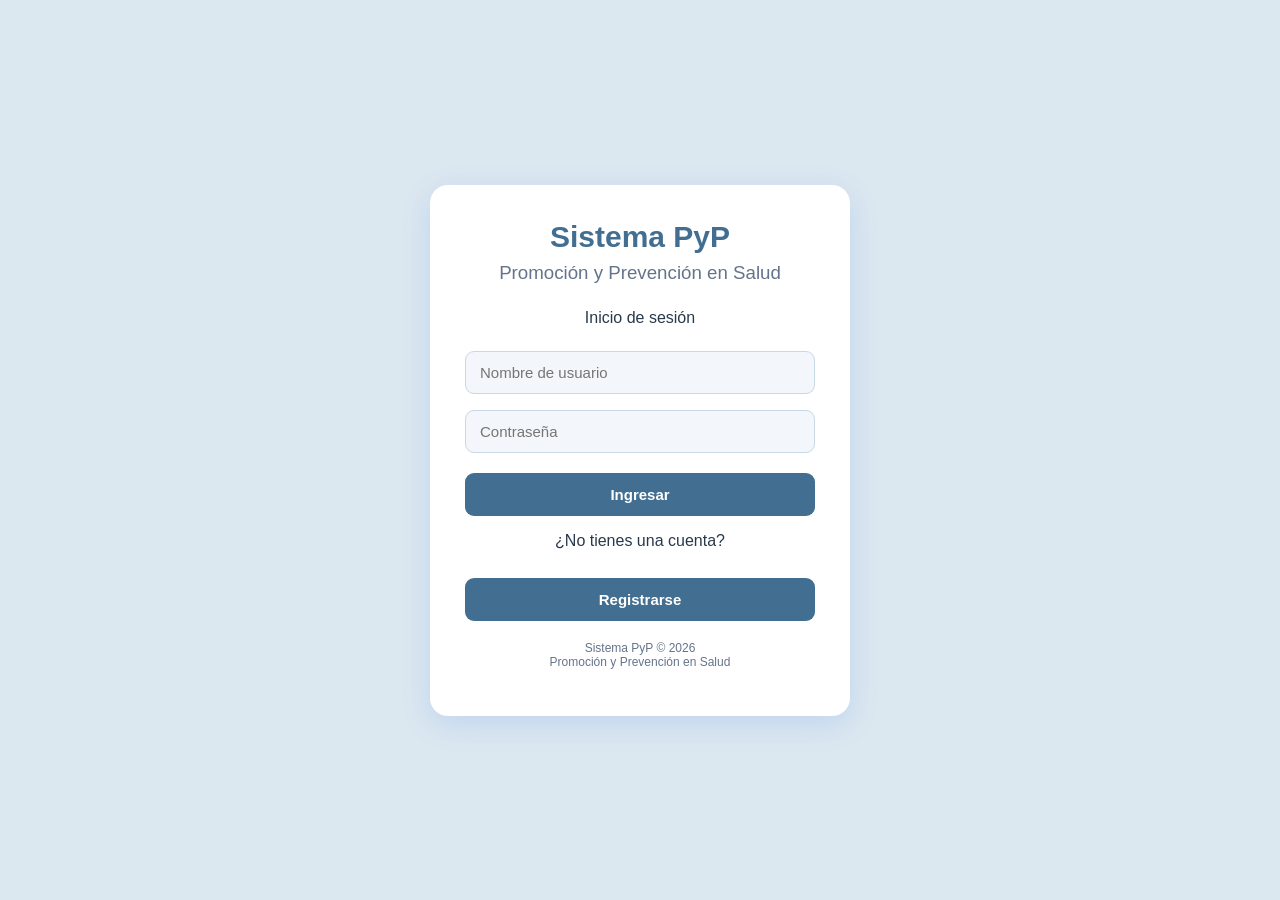
<file: index.html>
<!DOCTYPE html>
<html lang="es">

<head>

    <meta charset="UTF-8">

    <title>Sistema PyP </title>

    <link rel="stylesheet" href="style.css">

</head>

<body>

    <div class="contenedor">

        <div class="login">

            <h1>Sistema PyP</h1>

            <h3 class="subtitulo"> Promoción y Prevención en Salud</h3>

            <p>Inicio de sesión</p>

            <input type="text" id="usuario" placeholder="Nombre de usuario">

            <input type="password" id="contrasena" placeholder="Contraseña">

            <button onclick="ingresar()">Ingresar</button>

            <p>¿No tienes una cuenta?</p>

            <button onclick="window.location.href='formulario.html'">
                Registrarse
            </button>

            <p class="pie">
                Sistema PyP © 2026 <br>
                Promoción y Prevención en Salud
            </p>

        </div>

    </div>

    <script src="script.js"></script>

</body>

</html>
</file>
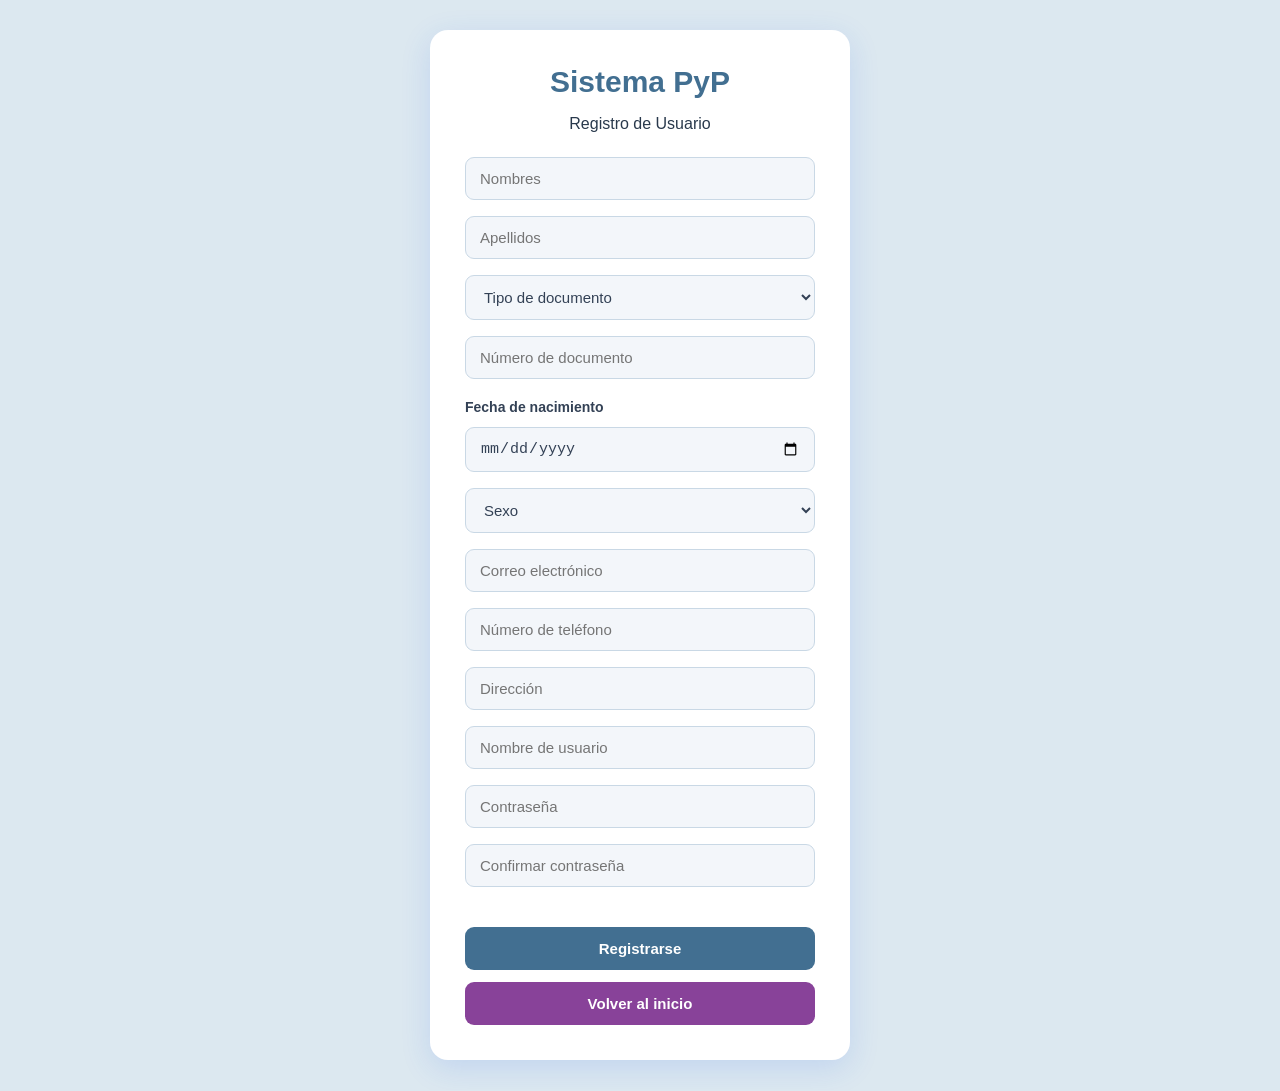
<file: formulario.html>
<!DOCTYPE html>
<html lang="es">

<head>
    <meta charset="UTF-8">
    <title>Registro - Sistema PyP</title>

    <link rel="stylesheet" href="style.css">
</head>

<body>

    <div class="contenedor">

        <div class="login">

            <h1>Sistema PyP</h1>
            <p>Registro de Usuario</p>

            <input type="text" id="nombre" placeholder="Nombres">

            <input type="text" id="apellido" placeholder="Apellidos">

            <select id="tipoDocumento">
                <option value="">Tipo de documento</option>
                <option>Cédula de ciudadanía</option>
                <option>Tarjeta de identidad</option>
                <option>Cédula de extranjería</option>
                <option>Pasaporte</option>
            </select>

            <input type="number" id="documento" placeholder="Número de documento">

            <label>Fecha de nacimiento</label>

            <input type="date" id="fechaNacimiento">

            <select id="sexo">
                <option value="">Sexo</option>
                <option>Femenino</option>
                <option>Masculino</option>
                <option>Otro</option>
            </select>

            <input type="email" id="correo" placeholder="Correo electrónico">

            <input type="tel" id="telefono" placeholder="Número de teléfono">

            <input type="text" id="direccion" placeholder="Dirección">

            <input type="text" id="usuarioNuevo" placeholder="Nombre de usuario">

            <input type="password" id="passwordNueva" placeholder="Contraseña">

            <input type="password" id="confirmarPassword" placeholder="Confirmar contraseña">

            <div class="botones">

    <button onclick="registrar()">
        Registrarse
    </button>

    <button class="volver"
        onclick="window.location.href='index.html'">
        Volver al inicio
    </button>

</div>


   
    <script src="script.js"></script>

</body>

</html>
</file>
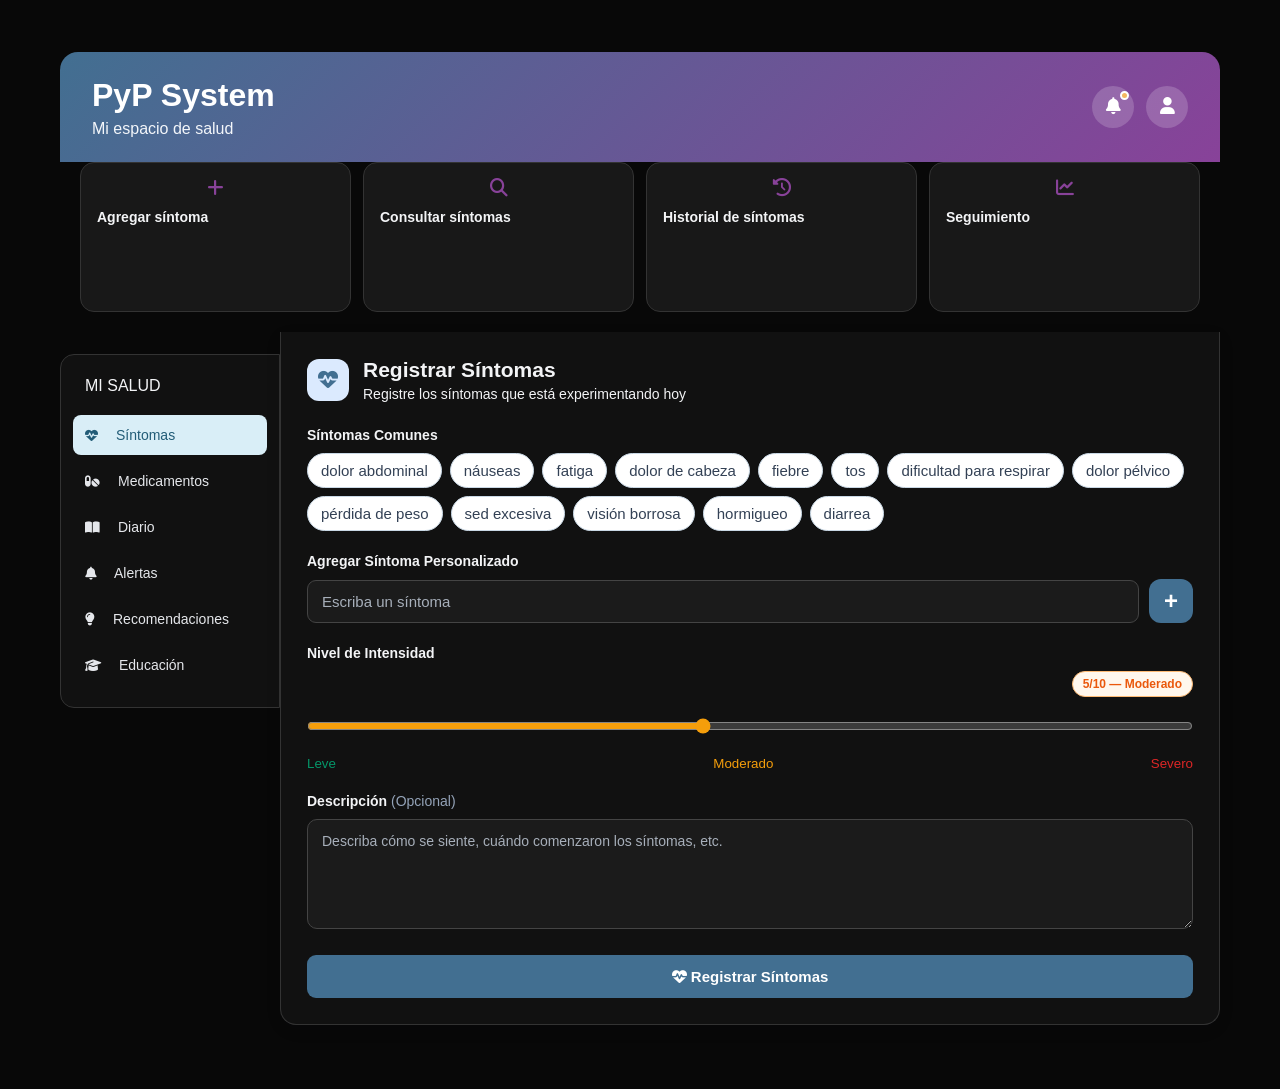
<file: panelPaciente.html>
<!DOCTYPE html>

<html lang="es">



<head>



    <meta charset="UTF-8">

    <meta name="viewport" content="width=device-width, initial-scale=1.0">



    <title>Sistema PyP - Panel del Paciente</title>



    <link rel="stylesheet" href="style.css">



    <link

        rel="stylesheet"

        href="https://cdnjs.cloudflare.com/ajax/libs/font-awesome/6.5.2/css/all.min.css"

    >



</head>





<body>



    <div class="panel">





        <!-- =========================

             ENCABEZADO

             ========================= -->



        <header class="encabezado-paciente">



    <div class="bienvenida-paciente">

        <h1>PyP System</h1>

        <p>Mi espacio de salud</p>

    </div>



    <div class="acciones-usuario">

        <div class="desplegable-usuario">

            <button type="button" class="boton-icono"

                    onclick="alternarDesplegable('panel-notificaciones')"

                    aria-label="Notificaciones">

                <i class="fa-solid fa-bell"></i>

                <span class="punto-notificacion"></span>

            </button>



            <div id="panel-notificaciones" class="menu-desplegable oculto">

                <h3>Notificaciones</h3>



                <div class="notificacion">

                    <strong>Solicitud de acceso</strong>

                    <p>Un profesional de salud solicita consultar tus registros.</p>

                    <button type="button"

                            onclick="mostrarSolicitud()">

                        Revisar solicitud

                    </button>

                </div>



                <a href="#alertas"

                   onclick="alternarDesplegable('panel-notificaciones')">

                    Ver todas las alertas

                </a>

            </div>

        </div>



        <div class="desplegable-usuario">

            <button type="button" class="boton-icono boton-perfil"

                    onclick="alternarDesplegable('panel-perfil')"

                    aria-label="Abrir perfil">

                <i class="fa-solid fa-user"></i>

            </button>



            <div id="panel-perfil" class="menu-desplegable oculto">

                <h3>Mi cuenta</h3>

                <button type="button" onclick="mostrarSolicitud()">Privacidad y permisos</button>

                <button type="button">Configuración</button>

                <button type="button"

                        onclick="window.location.href='index.html'">

                    Cerrar sesión

                </button>

            </div>

        </div>

    </div>

</header>



<div id="solicitud-acceso" class="modal-solicitud oculto">

    <div class="contenido-solicitud">

        <button type="button" class="cerrar-modal"

                onclick="cerrarSolicitud()" aria-label="Cerrar">×</button>



        <h2>Solicitud de acceso</h2>

        <p><strong>Dra. Laura Martínez</strong></p>

        <p>Medicina general · Profesional de ejemplo</p>

        <p>Solicita consultar tus síntomas, medicamentos y diario de salud para realizar seguimiento preventivo.</p>



        <div class="acciones-solicitud">

            <button type="button" onclick="resolverSolicitud('autorizada')">

                Autorizar acceso

            </button>

            <button type="button" class="boton-rechazar"

                    onclick="resolverSolicitud('rechazada')">

                Rechazar

            </button>

        </div>

        <p id="resultado-solicitud" role="status"></p>

    </div>

</div>







        <!-- =========================

             RESUMEN

             ========================= -->







<section class="resumen">



    <div class="tarjeta-resumen">

        <span class="icono"><i class="fa-solid fa-heart-pulse"></i></span>

        <h3>Síntomas</h3>

        <div class="opciones-resumen"></div>

    </div>



    <div class="tarjeta-resumen">

        <span class="icono"><i class="fa-solid fa-pills"></i></span>

        <h3>Medicamentos</h3>

        <div class="opciones-resumen"></div>

    </div>



    <div class="tarjeta-resumen">

        <span class="icono"><i class="fa-solid fa-book-open"></i></span>

        <h3>Diario</h3>

        <div class="opciones-resumen"></div>

    </div>



    <div class="tarjeta-resumen">

        <span class="icono"><i class="fa-solid fa-triangle-exclamation"></i></span>

        <h3>Alertas</h3>

        <div class="opciones-resumen"></div>

    </div>



</section>





        <!-- =========================

             NAVEGACIÓN

             ========================= -->







<nav class="navegacion">



    <div class="titulo-navegacion">MI SALUD</div>



    <!-- SÍNTOMAS -->

    <a href="#" class="activo"

       onclick="mostrarModulo('sintomas', this); return false;">

        <i class="fa-solid fa-heart-pulse"></i>

        <span>Síntomas</span>

    </a>



    <!-- MEDICAMENTOS -->

    <a href="#"

       onclick="mostrarModulo('medicamentos', this); return false;">

        <i class="fa-solid fa-pills"></i>

        <span>Medicamentos</span>

    </a>



    <!-- DIARIO -->

    <a href="#"

       onclick="mostrarModulo('diario', this); return false;">

        <i class="fa-solid fa-book-open"></i>

        <span>Diario</span>

    </a>



    <!-- ALERTAS -->

    <a href="#"

       onclick="mostrarModulo('alertas', this); return false;">

        <i class="fa-solid fa-bell"></i>

        <span>Alertas</span>

    </a>



    <!-- RECOMENDACIONES -->

    <a href="#"

       onclick="mostrarModulo('recomendaciones', this); return false;">

        <i class="fa-solid fa-lightbulb"></i>

        <span>Recomendaciones</span>

    </a>



    <!-- EDUCACIÓN -->

    <a href="#"

       onclick="mostrarModulo('educacion', this); return false;">

        <i class="fa-solid fa-graduation-cap"></i>

        <span>Educación</span>

    </a>



</nav>









        <!-- =========================

             CONTENIDO

             ========================= -->



        <main class="contenido-panel">





            <!-- =========================

                 SÍNTOMAS

                 ========================= -->



            <section id="sintomas">



                <div class="titulo-seccion">



                    <div class="icono-seccion">



                        <i class="fa-solid fa-heart-pulse"></i>



                    </div>





                    <div>



                        <h2>

                            Registrar Síntomas

                        </h2>



                        <p>

                            Registre los síntomas que está experimentando hoy

                        </p>



                    </div>



                </div>







                <h3>

                    Síntomas Comunes

                </h3>





                <div class="sintomas">



                    <button type="button">

                        dolor abdominal

                    </button>



                    <button type="button">

                        náuseas

                    </button>



                    <button type="button">

                        fatiga

                    </button>



                    <button type="button">

                        dolor de cabeza

                    </button>



                    <button type="button">

                        fiebre

                    </button>



                    <button type="button">

                        tos

                    </button>



                    <button type="button">

                        dificultad para respirar

                    </button>



                    <button type="button">

                        dolor pélvico

                    </button>



                    <button type="button">

                        pérdida de peso

                    </button>



                    <button type="button">

                        sed excesiva

                    </button>



                    <button type="button">

                        visión borrosa

                    </button>



                    <button type="button">

                        hormigueo

                    </button>



                    <button type="button">

                        diarrea

                    </button>



                </div>







                <h3>

                    Agregar Síntoma Personalizado

                </h3>





                <div class="campo-sintoma">



                    <input

                        type="text"

                        placeholder="Escriba un síntoma"

                    >



                    <button

                        type="button"

                        class="boton-agregar"

                    >

                        +

                    </button>



                </div>







                <h3>

                    Nivel de Intensidad

                </h3>





                <div class="intensidad">



                    <span>

                        5/10 — Moderado

                    </span>





                    <input

                        type="range"

                        min="1"

                        max="10"

                        value="5"

                    >





                    <div class="niveles">



                        <small>

                            Leve

                        </small>



                        <small>

                            Moderado

                        </small>



                        <small>

                            Severo

                        </small>



                    </div>



                </div>







                <h3>

                    Descripción

                    <span>(Opcional)</span>

                </h3>





                <textarea

                    placeholder="Describa cómo se siente, cuándo comenzaron los síntomas, etc."

                ></textarea>







                <button

                    class="boton-principal"

                    type="button"

                >



                    <i class="fa-solid fa-heart-pulse"></i>



                    Registrar Síntomas



                </button>



            </section>







            <!-- =========================

                 MEDICAMENTOS

                 ========================= -->



            <section

                id="medicamentos"

                class="modulo-paciente"

            >



                <div class="titulo-seccion">



                    <div class="icono-seccion icono-medicamentos">



                        <i class="fa-solid fa-pills"></i>



                    </div>





                    <div>



                        <h2>

                            Gestión de Medicamentos

                        </h2>



                        <p>

                            Registre y haga seguimiento a sus medicamentos.

                        </p>



                    </div>



                </div>







                <div class="formulario-medicamento">



                    <div>



                        <label>

                            Medicamento

                        </label>



                        <input

                            type="text"

                            placeholder="Ej. Acetaminofén"

                        >



                    </div>





                    <div>



                        <label>

                            Dosis

                        </label>



                        <input

                            type="text"

                            placeholder="Ej. 500 mg"

                        >



                    </div>





                    <div>



                        <label>

                            Frecuencia

                        </label>



                        <input

                            type="text"

                            placeholder="Ej. Cada 8 horas"

                        >



                    </div>





                    <div>



                        <label>

                            Hora

                        </label>



                        <input type="time">



                    </div>



                </div>







                <button

                    type="button"

                    class="boton-principal"

                >



                    <i class="fa-solid fa-plus"></i>



                    Agregar medicamento



                </button>







                <h3>

                    Medicamentos registrados

                </h3>





                <div class="tarjeta-medicamento">



                    <div class="medicamento-icono">



                        <i class="fa-solid fa-pills"></i>



                    </div>





                    <div>



                        <strong>

                            Acetaminofén

                        </strong>



                        <p>

                            500 mg · Cada 8 horas · 8:00 a. m.

                        </p>



                        <small>

                            Próxima toma: 8:00 p. m.

                        </small>



                    </div>



                </div>



            </section>







            <!-- =========================

                 DIARIO

                 ========================= -->



            <section

                id="diario"

                class="modulo-paciente"

            >



                <div class="titulo-seccion">



                    <div class="icono-seccion icono-diario">



                        <i class="fa-solid fa-book-open"></i>



                    </div>





                    <div>



                        <h2>

                            Diario de Salud

                        </h2>



                        <p>

                            Registre cómo se siente y haga seguimiento a su bienestar.

                        </p>



                    </div>



                </div>







                <label>

                    ¿Cómo se siente hoy?

                </label>





                <textarea

                    placeholder="Escriba cómo se siente, cambios en su estado de ánimo, síntomas u otra información importante..."

                ></textarea>







                <button

                    type="button"

                    class="boton-principal"

                >



                    <i class="fa-solid fa-floppy-disk"></i>



                    Guardar entrada



                </button>







                <h3>

                    Última entrada

                </h3>





                <div class="entrada-diario">



                    <strong>

                        Hoy

                    </strong>



                    <p>

                        Me siento mejor que ayer. Presenté un poco de cansancio durante la mañana.

                    </p>



                </div>



            </section>







            <!-- =========================

                 ALERTAS

                 ========================= -->



            <section

                id="alertas"

                class="modulo-paciente"

            >



                <div class="titulo-seccion">



                    <div class="icono-seccion icono-alertas">



                        <i class="fa-solid fa-bell"></i>



                    </div>





                    <div>



                        <h2>

                            Alertas

                        </h2>



                        <p>

                            Revise sus recordatorios y alertas de seguimiento.

                        </p>



                    </div>



                </div>







                <div class="tarjeta-alerta">



                    <div class="alerta-icono">



                        <i class="fa-solid fa-pills"></i>



                    </div>





                    <div>



                        <strong>

                            Recordatorio de medicamento

                        </strong>



                        <p>

                            Recuerde tomar Acetaminofén 500 mg.

                        </p>



                        <small>

                            Próxima toma: 8:00 p. m.

                        </small>



                    </div>



                </div>







                <div class="tarjeta-alerta alerta-seguimiento">



                    <div class="alerta-icono">



                        <i class="fa-solid fa-heart-pulse"></i>



                    </div>





                    <div>



                        <strong>

                            Seguimiento de síntomas

                        </strong>



                        <p>

                            Se recomienda continuar registrando los síntomas para observar su evolución.

                        </p>



                    </div>



                </div>



            </section>







            <!-- =========================

                 RECOMENDACIONES

                 ========================= -->



            <section

                id="recomendaciones"

                class="modulo-paciente"

            >



                <div class="titulo-seccion">



                    <div class="icono-seccion icono-recomendaciones">



                        <i class="fa-solid fa-lightbulb"></i>



                    </div>





                    <div>



                        <h2>

                            Recomendaciones

                        </h2>



                        <p>

                            Recomendaciones generales de promoción y prevención.

                        </p>



                    </div>



                </div>







                <div class="lista-recomendaciones">





                    <div class="tarjeta-recomendacion">



                        <i class="fa-solid fa-glass-water"></i>



                        <div>



                            <strong>

                                Mantenga una buena hidratación

                            </strong>



                            <p>

                                Consuma agua durante el día y mantenga hábitos adecuados de hidratación.

                            </p>



                        </div>



                    </div>







                    <div class="tarjeta-recomendacion">



                        <i class="fa-solid fa-apple-whole"></i>



                        <div>



                            <strong>

                                Alimentación equilibrada

                            </strong>



                            <p>

                                Procure mantener una alimentación variada y equilibrada.

                            </p>



                        </div>



                    </div>







                    <div class="tarjeta-recomendacion">



                        <i class="fa-solid fa-person-walking"></i>



                        <div>



                            <strong>

                                Actividad física

                            </strong>



                            <p>

                                Realice actividad física de acuerdo con sus condiciones y posibilidades.

                            </p>



                        </div>



                    </div>







                    <div class="tarjeta-recomendacion">



                        <i class="fa-solid fa-user-doctor"></i>



                        <div>



                            <strong>

                                Consulta profesional

                            </strong>



                            <p>

                                Ante síntomas persistentes o preocupantes, consulte a un profesional de salud.

                            </p>



                        </div>



                    </div>





                </div>







                <div class="nota-preventiva">



                    <i class="fa-solid fa-circle-info"></i>



                    Las recomendaciones son de carácter preventivo y educativo

                    y no sustituyen la valoración de un profesional de salud.



                </div>



            </section>







            <!-- =========================

                 EDUCACIÓN

                 ========================= -->



            <section

                id="educacion"

                class="modulo-paciente"

            >



                <div class="titulo-seccion">



                    <div class="icono-seccion icono-educacion">



                        <i class="fa-solid fa-graduation-cap"></i>



                    </div>





                    <div>



                        <h2>

                            Material Educativo

                        </h2>



                        <p>

                            Información para fortalecer sus hábitos de prevención.

                        </p>



                    </div>



                </div>







                <div class="material-grid">





                    <div class="tarjeta-educativa">



                        <i class="fa-solid fa-apple-whole"></i>



                        <h3>

                            Alimentación saludable

                        </h3>



                        <p>

                            Recomendaciones para mantener hábitos de alimentación saludables.

                        </p>



                        <button type="button">

                            Ver información

                        </button>



                    </div>







                    <div class="tarjeta-educativa">



                        <i class="fa-solid fa-person-running"></i>



                        <h3>

                            Actividad física

                        </h3>



                        <p>

                            Importancia de mantener actividad física de manera regular.

                        </p>



                        <button type="button">

                            Ver información

                        </button>



                    </div>







                    <div class="tarjeta-educativa">



                        <i class="fa-solid fa-shield-heart"></i>



                        <h3>

                            Prevención de enfermedades

                        </h3>



                        <p>

                            Información general sobre hábitos de prevención y cuidado de la salud.

                        </p>



                        <button type="button">

                            Ver información

                        </button>



                    </div>







                    <div class="tarjeta-educativa">



                        <i class="fa-solid fa-capsules"></i>



                        <h3>

                            Uso responsable de medicamentos

                        </h3>



                        <p>

                            Recomendaciones generales para el uso adecuado y responsable de medicamentos.

                        </p>



                        <button type="button">

                            Ver información

                        </button>



                    </div>





                </div>



            </section>





        </main>

    <!-- =========================

         JAVASCRIPT

         CAMBIO DE MÓDULOS

         ========================= -->



    <script>
function mostrarModulo(id, enlace) {
    const modulos = document.querySelectorAll('.contenido-panel > section');
    modulos.forEach(function (modulo) {
        modulo.style.display = 'none';
    });

    const moduloSeleccionado = document.getElementById(id);
    if (moduloSeleccionado) {
        moduloSeleccionado.style.display = 'block';
    }

    document.querySelectorAll('.navegacion a').forEach(function (item) {
        item.classList.remove('activo');
    });

    if (enlace) {
        enlace.classList.add('activo');
    }

    actualizarTarjetas(id);
}

function actualizarTarjetas(id) {
    const configuraciones = {
        sintomas: {
            iconoModulo: 'fa-heart-pulse',
            acciones: [
                { icono: 'fa-plus', titulo: 'Agregar síntoma', descripcion: 'Registrar un síntoma nuevo' },
                { icono: 'fa-magnifying-glass', titulo: 'Consultar síntomas', descripcion: 'Revisar los síntomas registrados' },
                { icono: 'fa-clock-rotate-left', titulo: 'Historial de síntomas', descripcion: 'Consultar registros anteriores' },
                { icono: 'fa-chart-line', titulo: 'Seguimiento', descripcion: 'Revisar la evolución registrada' }
            ]
        },
        medicamentos: {
            iconoModulo: 'fa-pills',
            acciones: [
                { icono: 'fa-plus', titulo: 'Agregar medicamento', descripcion: 'Registrar un medicamento' },
                { icono: 'fa-magnifying-glass', titulo: 'Consultar medicamentos', descripcion: 'Ver medicamentos registrados' },
                { icono: 'fa-pen', titulo: 'Editar medicamentos', descripcion: 'Modificar un registro de ejemplo' },
                { icono: 'fa-clock', titulo: 'Horarios y tomas', descripcion: 'Consultar horarios registrados' }
            ]
        },
        diario: {
            iconoModulo: 'fa-book-open',
            acciones: [
                { icono: 'fa-plus', titulo: 'Agregar nota', descripcion: 'Crear una nueva entrada' },
                { icono: 'fa-magnifying-glass', titulo: 'Consultar notas', descripcion: 'Leer entradas del diario' },
                { icono: 'fa-pen', titulo: 'Editar notas', descripcion: 'Modificar una entrada de ejemplo' },
                { icono: 'fa-clock-rotate-left', titulo: 'Historial del diario', descripcion: 'Consultar entradas anteriores' }
            ]
        },
        alertas: { acciones: [] },
        recomendaciones: { acciones: [] },
        educacion: { acciones: [] }
    };

    const config = configuraciones[id];
    const resumen = document.querySelector('.resumen');
    const tarjetas = document.querySelectorAll('.resumen .tarjeta-resumen');

    if (!config || !resumen || !tarjetas.length) return;

    // Alertas, Recomendaciones y Educación no necesitan tarjetas de acciones.
    if (!config.acciones.length) {
        resumen.style.display = 'none';
        return;
    }

    resumen.style.display = '';

    tarjetas.forEach(function (tarjeta, indice) {
        const accion = config.acciones[indice];
        const icono = tarjeta.querySelector('.icono i');
        const titulo = tarjeta.querySelector('h3, small');
        const contenedor = tarjeta.querySelector('.opciones-resumen');

        if (!accion) {
            tarjeta.style.display = 'none';
            return;
        }

        tarjeta.style.display = '';
        tarjeta.classList.add('tarjeta-accion');

        if (icono) {
            icono.className = 'fa-solid ' + accion.icono;
        }

        if (titulo) {
            titulo.textContent = accion.titulo;
        }

        if (contenedor) {
            contenedor.replaceChildren();
            contenedor.style.display = 'none';
        }

        tarjeta.setAttribute('role', 'button');
        tarjeta.setAttribute('tabindex', '0');
        tarjeta.setAttribute('aria-label', accion.titulo);
        tarjeta.style.cursor = 'pointer';

        // Evitar añadir varios eventos al cambiar entre módulos.
        tarjeta.onclick = function () {
            alert('Acción de demostración: ' + accion.titulo +
                '. Esta opción es visual para el prototipo frontend.');
        };

        tarjeta.onkeydown = function (evento) {
            if (evento.key === 'Enter' || evento.key === ' ') {
                evento.preventDefault();
                tarjeta.click();
            }
        };
    });
}

function alternarDesplegable(id) {
    const menu = document.getElementById(id);
    if (!menu) return;

    document.querySelectorAll('.menu-desplegable').forEach(function (item) {
        if (item.id !== id) item.classList.add('oculto');
    });

    menu.classList.toggle('oculto');
}

function mostrarSolicitud() {
    document.querySelectorAll('.menu-desplegable').forEach(function (item) {
        item.classList.add('oculto');
    });

    const modal = document.getElementById('solicitud-acceso');
    if (modal) modal.classList.remove('oculto');
}

function cerrarSolicitud() {
    const modal = document.getElementById('solicitud-acceso');
    if (modal) modal.classList.add('oculto');
}

function resolverSolicitud(estado) {
    const resultado = document.getElementById('resultado-solicitud');
    if (!resultado) return;

    resultado.textContent = estado === 'autorizada'
        ? 'Autorización de demostración seleccionada. No se ha concedido acceso real.'
        : 'Rechazo de demostración seleccionado. No se ha enviado ninguna respuesta real.';
}

document.addEventListener('DOMContentLoaded', function () {
    const enlaceSintomas = document.querySelector(
        '.navegacion a[onclick*="sintomas"]'
    );
    mostrarModulo('sintomas', enlaceSintomas);
});
    </script>





</body>



</html>
</file>
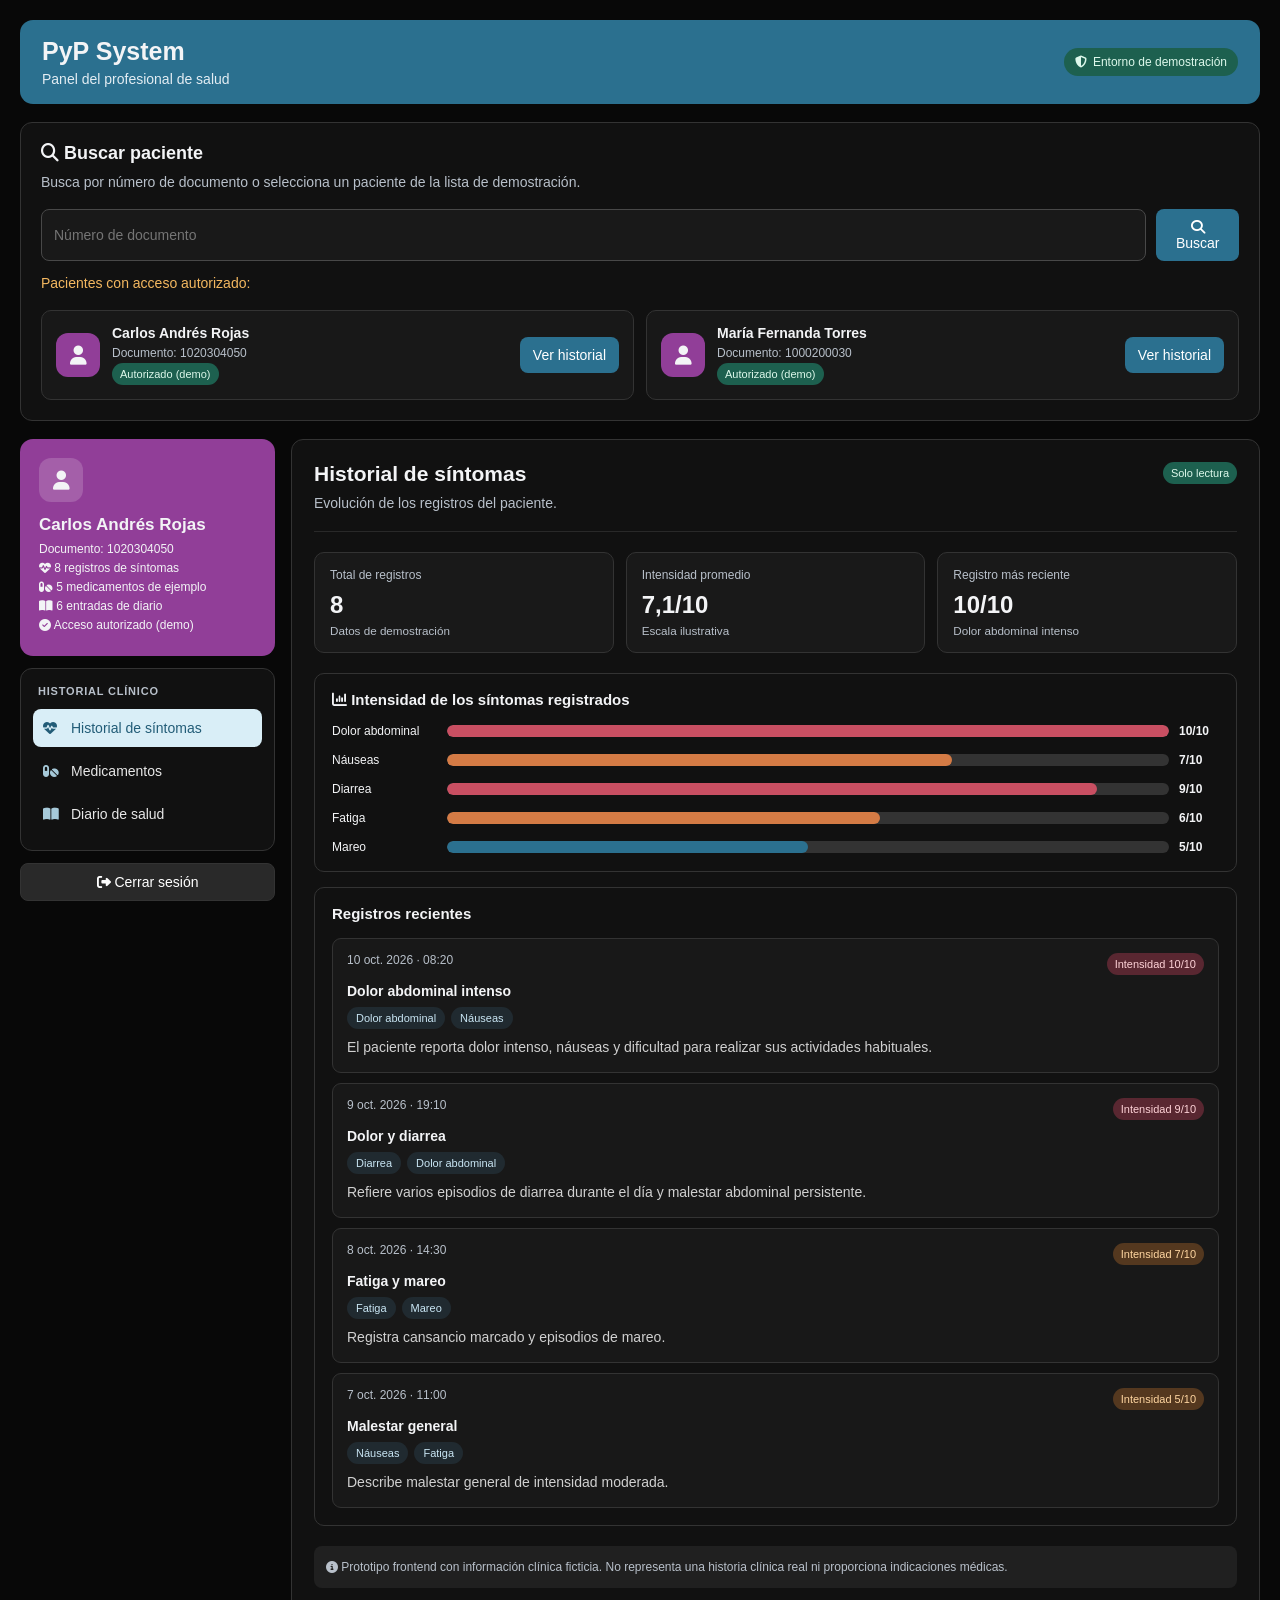
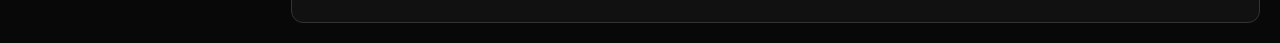
<file: panelSalud.html>
<!DOCTYPE html>
<html lang="es">
<head>
    <meta charset="UTF-8">
    <meta name="viewport" content="width=device-width, initial-scale=1.0">
    <title>PyP System - Panel de Salud</title>
    <link rel="stylesheet"
          href="https://cdnjs.cloudflare.com/ajax/libs/font-awesome/6.5.2/css/all.min.css">

    <style>
        :root {
            --azul: #2B708F;
            --morado: #913E98;
            --fondo: #080808;
            --panel: #111111;
            --borde: #333333;
            --texto: #F3F4F6;
            --secundario: #B8C0CA;
            --verde: #56C596;
            --naranja: #F4B860;
        }

        * { box-sizing: border-box; }

        body {
            margin: 0;
            padding: 20px;
            background: var(--fondo);
            color: var(--texto);
            font-family: Arial, sans-serif;
            font-size: 14px;
        }

        button, input, select { font: inherit; }

        button {
            cursor: pointer;
            border: 0;
            border-radius: 8px;
            padding: 10px 13px;
            background: var(--azul);
            color: white;
            transition: opacity .2s;
        }

        button:hover { opacity: .86; }

        button:disabled {
            cursor: default;
            opacity: .55;
        }

        .app {
            max-width: 1400px;
            margin: auto;
        }

        .encabezado {
            background: var(--azul);
            border-radius: 13px;
            padding: 17px 22px;
            margin-bottom: 18px;
            display: flex;
            justify-content: space-between;
            align-items: center;
            gap: 16px;
        }

        .encabezado h1 {
            font-size: 25px;
            margin: 0 0 5px;
        }

        .encabezado p {
            margin: 0;
            color: #E3EDF3;
        }

        .etiqueta-demo {
            display: inline-flex;
            align-items: center;
            gap: 6px;
            color: #DDF8EB;
            background: #1D604F;
            border-radius: 20px;
            padding: 7px 11px;
            font-size: 12px;
        }

        .busqueda {
            background: var(--panel);
            border: 1px solid var(--borde);
            border-radius: 12px;
            padding: 20px;
            margin-bottom: 18px;
        }

        .busqueda h2, .lista-pacientes h2 {
            margin: 0 0 8px;
            font-size: 18px;
        }

        .ayuda {
            color: var(--secundario);
            margin: 0 0 16px;
            line-height: 1.5;
        }

        .form-busqueda {
            display: flex;
            gap: 10px;
        }

        input {
            width: 100%;
            min-width: 0;
            color: white;
            background: #191919;
            border: 1px solid #484848;
            border-radius: 8px;
            padding: 11px 12px;
        }

        input:focus {
            outline: 2px solid var(--azul);
            outline-offset: 1px;
        }

        .mensaje {
            margin-top: 12px;
            color: var(--naranja);
            line-height: 1.5;
        }

        .resultados {
            display: grid;
            grid-template-columns: repeat(2, minmax(0, 1fr));
            gap: 12px;
            margin-top: 16px;
        }

        .paciente-lista {
            background: #181818;
            border: 1px solid var(--borde);
            border-radius: 10px;
            padding: 14px;
            display: flex;
            align-items: center;
            gap: 12px;
        }

        .avatar {
            width: 44px;
            height: 44px;
            flex-shrink: 0;
            display: grid;
            place-items: center;
            background: var(--morado);
            border-radius: 12px;
            font-size: 19px;
        }

        .paciente-lista .info {
            flex: 1;
            min-width: 0;
        }

        .paciente-lista h3 {
            margin: 0 0 5px;
            font-size: 14px;
        }

        .paciente-lista p {
            margin: 3px 0;
            color: var(--secundario);
            font-size: 12px;
            overflow-wrap: anywhere;
        }

        .estado {
            display: inline-block;
            border-radius: 20px;
            padding: 5px 8px;
            font-size: 11px;
            background: #1D604F;
            color: #DDF8EB;
        }

        .layout {
            display: grid;
            grid-template-columns: 255px minmax(0, 1fr);
            align-items: start;
            gap: 16px;
        }

        .columna-lateral {
            display: grid;
            gap: 12px;
        }

        .tarjeta-paciente {
            background: var(--morado);
            border-radius: 13px;
            padding: 19px;
        }

        .tarjeta-paciente .avatar {
            background: rgba(255,255,255,.17);
            margin-bottom: 13px;
        }

        .tarjeta-paciente h2 {
            font-size: 17px;
            margin: 0 0 7px;
        }

        .tarjeta-paciente p {
            font-size: 12px;
            margin: 5px 0;
            overflow-wrap: anywhere;
        }

        .navegacion {
            background: var(--panel);
            border: 1px solid var(--borde);
            border-radius: 12px;
            padding: 12px;
        }

        .navegacion h3 {
            color: var(--secundario);
            font-size: 11px;
            letter-spacing: .8px;
            margin: 4px 5px 12px;
        }

        .nav-item {
            width: 100%;
            display: flex;
            align-items: center;
            gap: 10px;
            background: transparent;
            color: #E7E7E7;
            text-align: left;
            margin-bottom: 5px;
            padding: 11px 10px;
        }

        .nav-item i {
            width: 18px;
            color: #A6C9D9;
        }

        .nav-item.activo {
            background: #D9EEF7;
            color: #225C77;
        }

        .nav-item.activo i { color: #225C77; }

        .cerrar-sesion {
            width: 100%;
            background: #292929;
            border: 1px solid var(--borde);
        }

        .contenido {
            min-width: 0;
            background: var(--panel);
            border: 1px solid var(--borde);
            border-radius: 12px;
            padding: 22px;
        }

        .encabezado-vista {
            display: flex;
            align-items: flex-start;
            justify-content: space-between;
            gap: 12px;
            margin-bottom: 20px;
            padding-bottom: 17px;
            border-bottom: 1px solid #292929;
        }

        .encabezado-vista h2 {
            margin: 0 0 7px;
            font-size: 21px;
        }

        .encabezado-vista p {
            margin: 0;
            color: var(--secundario);
            line-height: 1.5;
        }

        .solo-lectura {
            color: var(--secundario);
            font-size: 12px;
        }

        .resumen-estadisticas {
            display: grid;
            grid-template-columns: repeat(3, minmax(0, 1fr));
            gap: 12px;
            margin-bottom: 20px;
        }

        .estadistica {
            background: #191919;
            border: 1px solid var(--borde);
            border-radius: 10px;
            padding: 15px;
        }

        .estadistica span {
            display: block;
            color: var(--secundario);
            font-size: 12px;
            margin-bottom: 9px;
        }

        .estadistica strong { font-size: 24px; }

        .estadistica small {
            display: block;
            color: var(--secundario);
            margin-top: 5px;
        }

        .bloque {
            border: 1px solid var(--borde);
            border-radius: 10px;
            padding: 17px;
            margin-top: 15px;
        }

        .bloque h3 {
            font-size: 15px;
            margin: 0 0 16px;
        }

        .grafica {
            display: grid;
            gap: 15px;
        }

        .fila-barra {
            display: grid;
            grid-template-columns: 105px minmax(0, 1fr) 40px;
            align-items: center;
            gap: 10px;
            font-size: 12px;
        }

        .pista {
            height: 12px;
            background: #333333;
            border-radius: 20px;
            overflow: hidden;
        }

        .barra {
            height: 100%;
            border-radius: 20px;
            background: var(--azul);
        }

        .barra.alta { background: #D47B45; }
        .barra.severa { background: #C94F62; }

        .lista-registros {
            display: grid;
            gap: 10px;
        }

        .registro {
            background: #181818;
            border: 1px solid var(--borde);
            border-radius: 9px;
            padding: 14px;
        }

        .registro-superior {
            display: flex;
            justify-content: space-between;
            flex-wrap: wrap;
            gap: 8px;
            margin-bottom: 8px;
        }

        .fecha {
            color: var(--secundario);
            font-size: 12px;
        }

        .intensidad {
            color: #FFD6A1;
            background: #54381F;
            border-radius: 20px;
            padding: 5px 8px;
            font-size: 11px;
        }

        .intensidad.roja {
            color: #FFD3D8;
            background: #592731;
        }

        .etiquetas {
            display: flex;
            flex-wrap: wrap;
            gap: 6px;
            margin: 8px 0;
        }

        .etiquetas span {
            background: #202A30;
            color: #C9E6F4;
            border-radius: 20px;
            padding: 5px 9px;
            font-size: 11px;
        }

        .registro p {
            margin: 8px 0 0;
            color: #D0D0D0;
            line-height: 1.5;
        }

        .tabla-contenedor {
            overflow-x: auto;
        }

        table {
            border-collapse: collapse;
            width: 100%;
            min-width: 560px;
        }

        th, td {
            text-align: left;
            padding: 13px 11px;
            border-bottom: 1px solid #333333;
            vertical-align: top;
            line-height: 1.5;
        }

        th {
            color: #D8EAF2;
            background: #1C2C34;
            font-size: 12px;
        }

        td {
            color: #E0E0E0;
            font-size: 13px;
        }

        td small {
            display: block;
            color: var(--secundario);
            margin-top: 4px;
        }

        .estado-medicamento {
            color: #B8F0D4;
            background: #1D493B;
            border-radius: 20px;
            padding: 5px 8px;
            font-size: 11px;
            white-space: nowrap;
        }

        .entrada-diario {
            border-left: 3px solid var(--morado);
            background: #181818;
            padding: 14px;
            border-radius: 0 9px 9px 0;
            margin-bottom: 12px;
        }

        .entrada-diario h3 {
            margin: 8px 0;
            font-size: 14px;
        }

        .entrada-diario p {
            color: #D1D1D1;
            line-height: 1.6;
            margin: 0;
        }

        .nota-demo {
            margin-top: 20px;
            padding: 12px;
            background: #202020;
            border-radius: 8px;
            color: var(--secundario);
            font-size: 12px;
            line-height: 1.5;
        }

        .oculto { display: none !important; }

        @media (max-width: 850px) {
            body { padding: 10px; }

            .layout { grid-template-columns: 1fr; }

            .columna-lateral {
                grid-template-columns: repeat(2, minmax(0, 1fr));
            }

            .tarjeta-paciente { grid-column: 1 / -1; }

            .cerrar-sesion { align-self: stretch; }
        }

        @media (max-width: 560px) {
            .encabezado {
                align-items: flex-start;
                flex-direction: column;
            }

            .form-busqueda { flex-direction: column; }

            .resultados { grid-template-columns: 1fr; }

            .columna-lateral { grid-template-columns: 1fr; }

            .resumen-estadisticas { grid-template-columns: 1fr; }

            .contenido { padding: 14px; }

            .fila-barra {
                grid-template-columns: 85px minmax(0, 1fr) 30px;
                gap: 7px;
            }
        }
    </style>
</head>

<body>
<div class="app">

    <header class="encabezado">
        <div>
            <h1>PyP System</h1>
            <p>Panel del profesional de salud</p>
        </div>
        <span class="etiqueta-demo">
            <i class="fa-solid fa-shield-halved"></i>
            Entorno de demostración
        </span>
    </header>

    <!-- BÚSQUEDA DE PACIENTES -->
    <section class="busqueda">
        <h2><i class="fa-solid fa-magnifying-glass"></i> Buscar paciente</h2>
        <p class="ayuda">
            Busca por número de documento o selecciona un paciente
            de la lista de demostración.
        </p>

        <form class="form-busqueda" id="form-busqueda">
            <input
                id="documento"
                type="text"
                inputmode="numeric"
                autocomplete="off"
                placeholder="Número de documento"
                aria-label="Número de documento">
            <button type="submit">
                <i class="fa-solid fa-search"></i> Buscar
            </button>
        </form>

        <div id="mensaje-busqueda" class="mensaje" role="status"></div>
        <div id="resultados" class="resultados"></div>
    </section>

    <!-- PANEL CLÍNICO DEL PACIENTE SELECCIONADO -->
    <div id="panel-clinico" class="layout">

        <aside class="columna-lateral">

            <section class="tarjeta-paciente">
                <div class="avatar">
                    <i class="fa-solid fa-user"></i>
                </div>
                <h2 id="nombre-lateral">Carlos Andrés Rojas</h2>
                <p id="documento-lateral">Documento: 1020304050</p>
                <p><i class="fa-solid fa-heart-pulse"></i> 8 registros de síntomas</p>
                <p><i class="fa-solid fa-pills"></i> 5 medicamentos de ejemplo</p>
                <p><i class="fa-solid fa-book-open"></i> 6 entradas de diario</p>
                <p><i class="fa-solid fa-check-circle"></i> Acceso autorizado (demo)</p>
            </section>

            <nav class="navegacion">
                <h3>HISTORIAL CLÍNICO</h3>

                <button class="nav-item activo" data-vista="sintomas">
                    <i class="fa-solid fa-heart-pulse"></i>
                    Historial de síntomas
                </button>

                <button class="nav-item" data-vista="medicamentos">
                    <i class="fa-solid fa-pills"></i>
                    Medicamentos
                </button>

                <button class="nav-item" data-vista="diario">
                    <i class="fa-solid fa-book-open"></i>
                    Diario de salud
                </button>
            </nav>

            <button class="cerrar-sesion" type="button"
                    onclick="window.location.href='index.html'">
                <i class="fa-solid fa-right-from-bracket"></i>
                Cerrar sesión
            </button>
        </aside>

        <main class="contenido">

            <!-- VISTA: SÍNTOMAS -->
            <section class="vista" id="vista-sintomas">
                <div class="encabezado-vista">
                    <div>
                        <h2>Historial de síntomas</h2>
                        <p>Evolución de los registros del paciente.</p>
                    </div>
                    <span class="estado">Solo lectura</span>
                </div>

                <div class="resumen-estadisticas">
                    <div class="estadistica">
                        <span>Total de registros</span>
                        <strong>8</strong>
                        <small>Datos de demostración</small>
                    </div>
                    <div class="estadistica">
                        <span>Intensidad promedio</span>
                        <strong>7,1/10</strong>
                        <small>Escala ilustrativa</small>
                    </div>
                    <div class="estadistica">
                        <span>Registro más reciente</span>
                        <strong>10/10</strong>
                        <small>Dolor abdominal intenso</small>
                    </div>
                </div>

                <div class="bloque">
                    <h3><i class="fa-solid fa-chart-column"></i>
                        Intensidad de los síntomas registrados</h3>

                    <div class="grafica">
                        <div class="fila-barra">
                            <span>Dolor abdominal</span>
                            <div class="pista"><div class="barra severa" style="width:100%"></div></div>
                            <strong>10/10</strong>
                        </div>
                        <div class="fila-barra">
                            <span>Náuseas</span>
                            <div class="pista"><div class="barra alta" style="width:70%"></div></div>
                            <strong>7/10</strong>
                        </div>
                        <div class="fila-barra">
                            <span>Diarrea</span>
                            <div class="pista"><div class="barra severa" style="width:90%"></div></div>
                            <strong>9/10</strong>
                        </div>
                        <div class="fila-barra">
                            <span>Fatiga</span>
                            <div class="pista"><div class="barra alta" style="width:60%"></div></div>
                            <strong>6/10</strong>
                        </div>
                        <div class="fila-barra">
                            <span>Mareo</span>
                            <div class="pista"><div class="barra" style="width:50%"></div></div>
                            <strong>5/10</strong>
                        </div>
                    </div>
                </div>

                <div class="bloque">
                    <h3>Registros recientes</h3>

                    <div class="lista-registros">
                        <article class="registro">
                            <div class="registro-superior">
                                <span class="fecha">10 oct. 2026 · 08:20</span>
                                <span class="intensidad roja">Intensidad 10/10</span>
                            </div>
                            <strong>Dolor abdominal intenso</strong>
                            <div class="etiquetas">
                                <span>Dolor abdominal</span>
                                <span>Náuseas</span>
                            </div>
                            <p>El paciente reporta dolor intenso, náuseas y dificultad
                            para realizar sus actividades habituales.</p>
                        </article>

                        <article class="registro">
                            <div class="registro-superior">
                                <span class="fecha">9 oct. 2026 · 19:10</span>
                                <span class="intensidad roja">Intensidad 9/10</span>
                            </div>
                            <strong>Dolor y diarrea</strong>
                            <div class="etiquetas">
                                <span>Diarrea</span>
                                <span>Dolor abdominal</span>
                            </div>
                            <p>Refiere varios episodios de diarrea durante el día
                            y malestar abdominal persistente.</p>
                        </article>

                        <article class="registro">
                            <div class="registro-superior">
                                <span class="fecha">8 oct. 2026 · 14:30</span>
                                <span class="intensidad">Intensidad 7/10</span>
                            </div>
                            <strong>Fatiga y mareo</strong>
                            <div class="etiquetas">
                                <span>Fatiga</span>
                                <span>Mareo</span>
                            </div>
                            <p>Registra cansancio marcado y episodios de mareo.</p>
                        </article>

                        <article class="registro">
                            <div class="registro-superior">
                                <span class="fecha">7 oct. 2026 · 11:00</span>
                                <span class="intensidad">Intensidad 5/10</span>
                            </div>
                            <strong>Malestar general</strong>
                            <div class="etiquetas">
                                <span>Náuseas</span>
                                <span>Fatiga</span>
                            </div>
                            <p>Describe malestar general de intensidad moderada.</p>
                        </article>
                    </div>
                </div>
            </section>

            <!-- VISTA: MEDICAMENTOS -->
            <section class="vista oculto" id="vista-medicamentos">
                <div class="encabezado-vista">
                    <div>
                        <h2>Medicamentos</h2>
                        <p>Registro ilustrativo del tratamiento reportado.</p>
                    </div>
                    <span class="estado">Solo lectura</span>
                </div>

                <div class="resumen-estadisticas">
                    <div class="estadistica">
                        <span>Medicamentos registrados</span>
                        <strong>5</strong>
                        <small>Ejemplo ficticio</small>
                    </div>
                    <div class="estadistica">
                        <span>Estado del registro</span>
                        <strong>Activo</strong>
                        <small>Dato de demostración</small>
                    </div>
                    <div class="estadistica">
                        <span>Última actualización</span>
                        <strong>10 oct.</strong>
                        <small>2026</small>
                    </div>
                </div>

                <div class="bloque">
                    <h3><i class="fa-solid fa-pills"></i> Listado de medicamentos</h3>

                    <div class="tabla-contenedor">
                        <table>
                            <thead>
                                <tr>
                                    <th>Medicamento</th>
                                    <th>Dosis registrada</th>
                                    <th>Horario registrado</th>
                                    <th>Estado</th>
                                </tr>
                            </thead>
                            
<tbody>
    <tr>
        <td>Omeprazol<small>Registro ficticio</small></td>
        <td>20 mg</td>
        <td>08:00</td>
        <td><span class="estado-medicamento">Registrado</span></td>
    </tr>
    <tr>
        <td>Ondansetrón<small>Registro ficticio</small></td>
        <td>4 mg</td>
        <td>Según registro</td>
        <td><span class="estado-medicamento">Registrado</span></td>
    </tr>
    <tr>
        <td>Acetaminofén<small>Registro ficticio</small></td>
        <td>500 mg</td>
        <td>Según registro</td>
        <td><span class="estado-medicamento">Registrado</span></td>
    </tr>
    <tr>
        <td>Sales de rehidratación oral<small>Registro ficticio</small></td>
        <td>Según presentación</td>
        <td>Según registro</td>
        <td><span class="estado-medicamento">Registrado</span></td>
    </tr>
    <tr>
        <td>Butilhioscina<small>Registro ficticio</small></td>
        <td>10 mg</td>
        <td>Según registro</td>
        <td><span class="estado-medicamento">Registrado</span></td>
    </tr>
</tbody>

                        </table>
                    </div>

                    <p class="nota-demo">
                        Los nombres, dosis y horarios son datos de ejemplo, no una
                        prescripción médica. No deben utilizarse para administrar tratamientos.
                    </p>
                </div>
            </section>

            <!-- VISTA: DIARIO -->
            <section class="vista oculto" id="vista-diario">
                <div class="encabezado-vista">
                    <div>
                        <h2>Diario de salud</h2>
                        <p>Entradas registradas por el paciente.</p>
                    </div>
                    <span class="estado">Solo lectura</span>
                </div>

                <div class="resumen-estadisticas">
                    <div class="estadistica">
                        <span>Total de entradas</span>
                        <strong>6</strong>
                        <small>Datos de demostración</small>
                    </div>
                    <div class="estadistica">
                        <span>Última entrada</span>
                        <strong>10 oct.</strong>
                        <small>2026</small>
                    </div>
                </div>

                <div class="bloque">
                    <h3><i class="fa-solid fa-book-open"></i> Entradas del diario</h3>

                    <article class="entrada-diario">
                        <span class="fecha">10 oct. 2026 · 08:45</span>
                        <h3>Dolor intenso y malestar</h3>
                        <p>Hoy amanecí con dolor abdominal muy fuerte y náuseas.
                        Me siento débil y me cuesta hacer mis actividades normales.</p>
                    </article>

                    <article class="entrada-diario">
                        <span class="fecha">9 oct. 2026 · 20:00</span>
                        <h3>Un día difícil</h3>
                        <p>Tuve varios episodios de diarrea durante el día.
                        El dolor volvió por la tarde y terminé muy cansado.</p>
                    </article>

                    <article class="entrada-diario">
                        <span class="fecha">8 oct. 2026 · 15:10</span>
                        <h3>Fatiga y mareo</h3>
                        <p>Me sentí débil al levantarme y tuve mareo durante
                        algunos minutos. Pasé gran parte del día descansando.</p>
                    </article>

                    <article class="entrada-diario">
                        <span class="fecha">7 oct. 2026 · 19:30</span>
                        <h3>Continúa el malestar</h3>
                        <p>El malestar no ha desaparecido por completo.
                        Estoy anotando los síntomas para poder explicarlos en la consulta.</p>
                    </article>

                    <article class="entrada-diario">
                        <span class="fecha">6 oct. 2026 · 09:00</span>
                        <h3>Poco apetito</h3>
                        <p>Hoy tuve poco apetito y me sentí más cansado de lo habitual.</p>
                    </article>

                    <article class="entrada-diario">
                        <span class="fecha">5 oct. 2026 · 18:15</span>
                        <h3>Primer registro de la semana</h3>
                        <p>Comencé a registrar el dolor abdominal y el malestar general
                        para llevar un seguimiento de cómo me siento.</p>
                    </article>
                </div>
            </section>

            <p class="nota-demo">
                <i class="fa-solid fa-circle-info"></i>
                Prototipo frontend con información clínica ficticia.
                No representa una historia clínica real ni proporciona indicaciones médicas.
            </p>
        </main>
    </div>
</div>

<script>
    // Pacientes ficticios para la demostración del frontend.
     
const pacientes = [
    {
        documento: "1020304050",
        nombre: "Carlos Andrés Rojas",
        estado: "autorizado"
    },
    {
        documento: "1000200030",
        nombre: "María Fernanda Torres",
        estado: "autorizado"
    },
    {
        documento: "1030405060",
        nombre: "Daniel Esteban López",
        estado: "pendiente"
    }
];

    const formulario = document.getElementById("form-busqueda");
    const campoDocumento = document.getElementById("documento");
    const resultados = document.getElementById("resultados");
    const mensaje = document.getElementById("mensaje-busqueda");

    function seleccionarPaciente(paciente) {
        document.getElementById("nombre-lateral").textContent = paciente.nombre;
        document.getElementById("documento-lateral").textContent =
            "Documento: " + paciente.documento;

        const autorizado = paciente.estado === "autorizado";
        document.getElementById("panel-clinico").classList.toggle(
            "oculto", !autorizado
        );

        if (!autorizado) {
            mensaje.textContent = paciente.estado === "pendiente"
                ? "Solicitud pendiente en esta demostración. El historial permanece bloqueado."
                : "Este paciente no tiene autorización de demostración. No se puede consultar su historial.";
            return;
        }

        mensaje.textContent =
            "Paciente de demostración seleccionado. Acceso autorizado.";
        cambiarVista("sintomas");
        document.getElementById("panel-clinico").scrollIntoView({
            behavior: "smooth",
            block: "start"
        });
    }

    formulario.addEventListener("submit", function(evento) {
        evento.preventDefault();

        const documento = campoDocumento.value.trim();

        resultados.replaceChildren();

        if (!/^\d+$/.test(documento)) {
            mensaje.textContent =
                "Ingresa un número de documento compuesto únicamente por dígitos.";
            return;
        }

        const encontrados = pacientes.filter(function(paciente) {
            return paciente.documento === documento;
        });

        if (encontrados.length === 0) {
            mensaje.textContent =
                "No se encontró un paciente de demostración con ese documento.";
            return;
        }

        mensaje.textContent = "Resultado de la búsqueda:";
        mostrarResultados(encontrados);
    });

    function mostrarResultados(lista) {
        resultados.replaceChildren();

        lista.forEach(function(paciente) {
            const tarjeta = document.createElement("article");
            tarjeta.className = "paciente-lista";

            const avatar = document.createElement("div");
            avatar.className = "avatar";
            avatar.innerHTML = '<i class="fa-solid fa-user"></i>';

            const info = document.createElement("div");
            info.className = "info";

            const nombre = document.createElement("h3");
            nombre.textContent = paciente.nombre;

            const documento = document.createElement("p");
            documento.textContent = "Documento: " + paciente.documento;

            const estado = document.createElement("span");
            estado.className = "estado";
            estado.textContent = paciente.estado === "autorizado"
                ? "Autorizado (demo)"
                : paciente.estado === "pendiente"
                    ? "Pendiente (demo)"
                    : "Sin solicitud";

            info.append(nombre, documento, estado);

            const boton = document.createElement("button");
            boton.type = "button";
            boton.textContent = paciente.estado === "autorizado"
                ? "Ver historial"
                : paciente.estado === "pendiente"
                    ? "Ver estado"
                    : "Solicitar acceso";

            boton.addEventListener("click", function() {
                if (paciente.estado === "autorizado") {
                    seleccionarPaciente(paciente);
                } else if (paciente.estado === "pendiente") {
                    mensaje.textContent =
                        "Solicitud de demostración pendiente. El historial continúa bloqueado.";
                } else {
                    paciente.estado = "pendiente";
                    mostrarResultados([paciente]);
                    mensaje.textContent =
                        "Solicitud de acceso simulada. No se ha enviado ninguna solicitud real.";
                }
            });

            tarjeta.append(avatar, info, boton);
            resultados.appendChild(tarjeta);
        });
    }

    
function actualizarListaAutorizados() {
    const autorizados = pacientes.filter(function(paciente) {
        return paciente.estado === "autorizado";
    });

    mensaje.textContent = "Pacientes con acceso autorizado:";
    mostrarResultados(autorizados);
}

campoDocumento.addEventListener("input", function() {
    if (campoDocumento.value.trim() === "") {
        actualizarListaAutorizados();
    }
});


    function cambiarVista(vista) {
        document.querySelectorAll(".vista").forEach(function(seccion) {
            seccion.classList.add("oculto");
        });

        const seleccionada = document.getElementById("vista-" + vista);
        if (seleccionada) seleccionada.classList.remove("oculto");

        document.querySelectorAll(".nav-item").forEach(function(boton) {
            boton.classList.toggle("activo", boton.dataset.vista === vista);
        });
    }

    document.querySelectorAll(".nav-item").forEach(function(boton) {
        boton.addEventListener("click", function() {
            cambiarVista(boton.dataset.vista);
        });
    });

    // Cargar el paciente ficticio que ya autorizó el acceso.
    seleccionarPaciente(pacientes[0]);
    actualizarListaAutorizados();
</script>
</body>
</html>
</file>
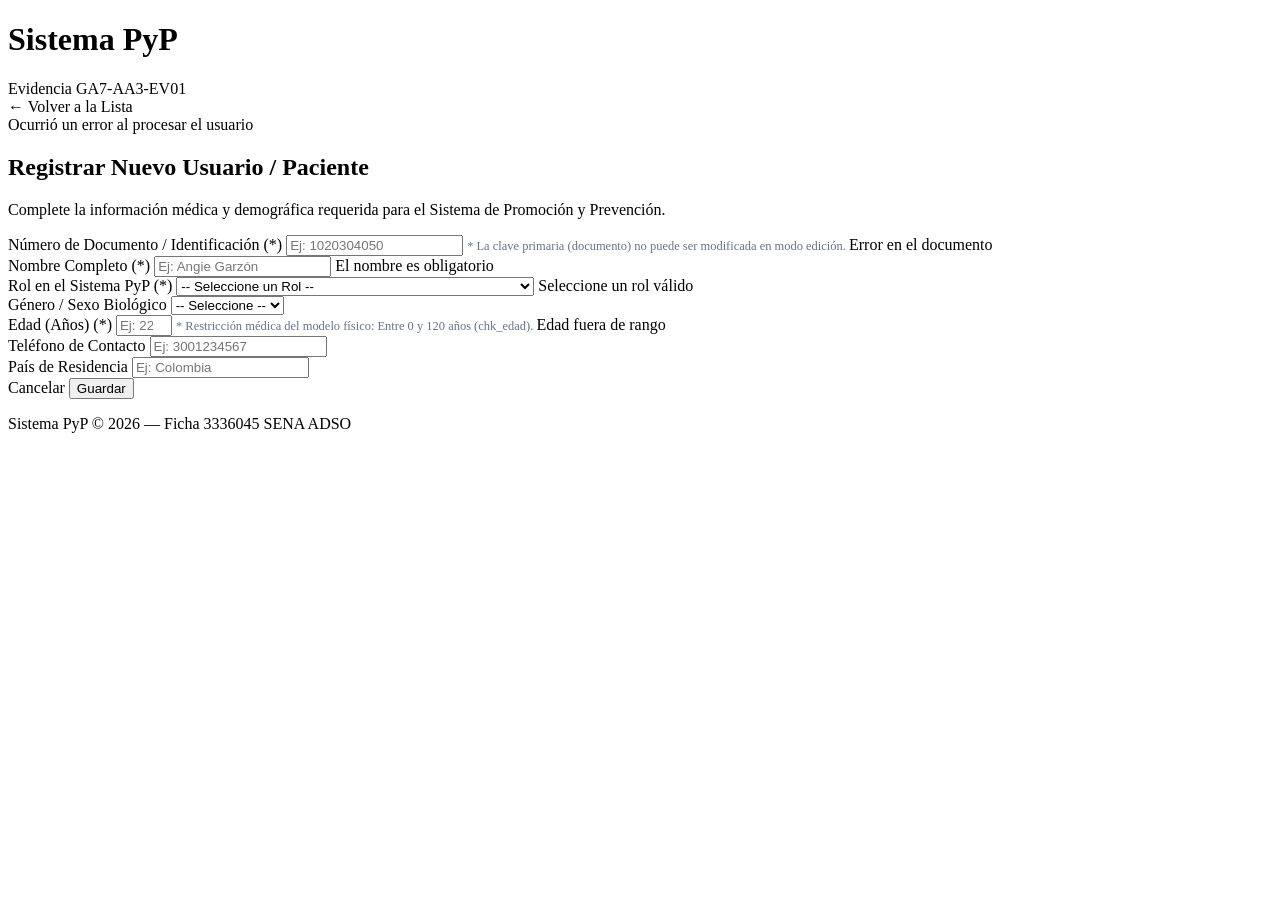
<file: evidencias/GA7-AA3-EV01/src/main/resources/templates/usuarios/formulario.html>
<!DOCTYPE html>
<!--
 ============================================================================
 SISTEMA DE PROMOCIÓN Y PREVENCIÓN EN SALUD (SISTEMA PyP)
 SENA - CENTRO DE FORMACIÓN / REGIONAL
 TECNÓLOGO EN ANÁLISIS Y DESARROLLO DE SOFTWARE (ADSO) - FICHA: 3336045

 EVIDENCIA: GA7-220501096-AA3-EV01
 ACTIVIDAD: Codificación de módulos del software stand-alone, web y móvil
 COMPONENTE FORMATIVO: CF20 - Tecnologías y frameworks en el ecosistema Java
 AUTORES: Angie Catalina Garzón Duarte & Linyermar Miryet Altuzarra Balza
 INSTRUCTORA: Jenny Guio

 ============================================================================
 NOVEDAD Y CAMBIO IMPLEMENTADO EN ESTE FORMULARIO (AA3-EV01):
 - En la evidencia previa (AA2-EV02), el formulario dependía de leer parámetros
   manuales en el Servlet (request.getParameter("...")) y no existía validación
   automática de restricciones ni mensajes de error por campo.
 - En esta evidencia (AA3-EV01), se aplica SPRING MVC MODEL BINDING:
   1. th:object="${usuario}": Vincula automáticamente el formulario con la entidad JPA.
   2. th:field="*{campo}": Enlaza el valor y preserva lo digitado si hay error.
   3. th:errors="*{campo}": Muestra en color rojo la validación fallida generada
      por las anotaciones de Jakarta (@NotBlank, @Min, @Max, @Pattern) definidas en el modelo.
 ============================================================================
-->
<html lang="es" xmlns:th="http://www.thymeleaf.org">
<head>
    <meta charset="UTF-8">
    <meta name="viewport" content="width=device-width, initial-scale=1.0">
    <title th:text="${titulo}">Sistema PyP - Formulario de Usuario</title>
    <!-- Estilos institucionales del Sistema PyP -->
    <link rel="stylesheet" th:href="@{/css/sistema-pyp.css}">
</head>
<body>

    <!-- BARRA SUPERIOR DE NAVEGACIÓN -->
    <header class="navbar">
        <a th:href="@{/usuarios}" class="navbar-brand">
            <h1>Sistema PyP</h1>
            <span>Evidencia GA7-AA3-EV01</span>
        </a>
        <nav class="navbar-nav">
            <a th:href="@{/usuarios}" class="nav-link">&larr; Volver a la Lista</a>
        </nav>
    </header>

    <main class="container">

        <!-- MENSAJE DE ERROR GLOBAL SI OCURRE ALGUNA EXCEPCIÓN DE NEGOCIO -->
        <div th:if="${mensajeError != null}" class="alert alert-danger" role="alert">
            <span th:text="${mensajeError}">Ocurrió un error al procesar el usuario</span>
        </div>

        <!-- TARJETA DEL FORMULARIO -->
        <section class="form-card">
            <div class="form-header">
                <h2 th:text="${titulo}">Registrar Nuevo Usuario / Paciente</h2>
                <p>Complete la información médica y demográfica requerida para el Sistema de Promoción y Prevención.</p>
            </div>

            <!-- Formulario con enlace bidireccional de Spring MVC: th:object -->
            <form th:action="${modoEdicion} ? @{/usuarios/actualizar} : @{/usuarios/guardar}" 
                  th:object="${usuario}" method="post">

                <!-- CAMPO: DOCUMENTO DE IDENTIDAD (ID USUARIO) -->
                <div class="form-group">
                    <label for="idUsuario" class="form-label">Número de Documento / Identificación (*)</label>
                    <input type="text" id="idUsuario" th:field="*{idUsuario}" 
                           th:readonly="${modoEdicion}"
                           placeholder="Ej: 1020304050" class="form-control"
                           th:classappend="${#fields.hasErrors('idUsuario')} ? 'is-invalid' : ''">
                    <small th:if="${modoEdicion}" style="color: #64748b; font-size: 0.78rem;">
                        * La clave primaria (documento) no puede ser modificada en modo edición.
                    </small>
                    <!-- Mensaje de error de validación -->
                    <span class="form-text-error" th:if="${#fields.hasErrors('idUsuario')}" th:errors="*{idUsuario}">
                        Error en el documento
                    </span>
                </div>

                <!-- CAMPO: NOMBRE COMPLETO -->
                <div class="form-group">
                    <label for="nombre" class="form-label">Nombre Completo (*)</label>
                    <input type="text" id="nombre" th:field="*{nombre}" 
                           placeholder="Ej: Angie Garzón" class="form-control">
                    <span class="form-text-error" th:if="${#fields.hasErrors('nombre')}" th:errors="*{nombre}">
                        El nombre es obligatorio
                    </span>
                </div>

                <!-- CAMPO: ROL EN EL SISTEMA (TIPO_USUARIO) -->
                <div class="form-group">
                    <label for="tipoUsuario" class="form-label">Rol en el Sistema PyP (*)</label>
                    <select id="tipoUsuario" th:field="*{tipoUsuario}" class="form-control">
                        <option value="">-- Seleccione un Rol --</option>
                        <option value="PACIENTE">PACIENTE (Usuario del programa PyP)</option>
                        <option value="PERSONAL_SALUD">PERSONAL_SALUD (Médico / Enfermero / Especialista)</option>
                    </select>
                    <span class="form-text-error" th:if="${#fields.hasErrors('tipoUsuario')}" th:errors="*{tipoUsuario}">
                        Seleccione un rol válido
                    </span>
                </div>

                <!-- CAMPO: GÉNERO / SEXO BIOLÓGICO -->
                <div class="form-group">
                    <label for="sexo" class="form-label">Género / Sexo Biológico</label>
                    <select id="sexo" th:field="*{sexo}" class="form-control">
                        <option value="">-- Seleccione --</option>
                        <option value="FEMENINO">Femenino</option>
                        <option value="MASCULINO">Masculino</option>
                        <option value="OTRO">Otro</option>
                    </select>
                </div>

                <!-- CAMPO: EDAD (RESTRICCIÓN: 0 A 120 AÑOS) -->
                <div class="form-group">
                    <label for="edad" class="form-label">Edad (Años) (*)</label>
                    <input type="number" id="edad" th:field="*{edad}" 
                           min="0" max="120" placeholder="Ej: 22" class="form-control">
                    <small style="color: #64748b; font-size: 0.78rem;">
                        * Restricción médica del modelo físico: Entre 0 y 120 años (chk_edad).
                    </small>
                    <span class="form-text-error" th:if="${#fields.hasErrors('edad')}" th:errors="*{edad}">
                        Edad fuera de rango
                    </span>
                </div>

                <!-- CAMPO: TELÉFONO DE CONTACTO -->
                <div class="form-group">
                    <label for="telefono" class="form-label">Teléfono de Contacto</label>
                    <input type="text" id="telefono" th:field="*{telefono}" 
                           placeholder="Ej: 3001234567" class="form-control">
                </div>

                <!-- CAMPO: PAÍS -->
                <div class="form-group">
                    <label for="pais" class="form-label">País de Residencia</label>
                    <input type="text" id="pais" th:field="*{pais}" 
                           placeholder="Ej: Colombia" class="form-control">
                </div>

                <!-- BOTONES DE ACCIÓN -->
                <div class="form-actions">
                    <a th:href="@{/usuarios}" class="btn btn-secondary">Cancelar</a>
                    <button type="submit" class="btn btn-success">
                        <span th:text="${modoEdicion} ? 'Actualizar Datos' : 'Guardar Usuario'">Guardar</span>
                    </button>
                </div>
            </form>
        </section>
    </main>

    <!-- FOOTER INSTITUCIONAL -->
    <footer class="footer">
        <p>Sistema PyP &copy; 2026 — Ficha 3336045 SENA ADSO</p>
    </footer>

</body>
</html>
</file>
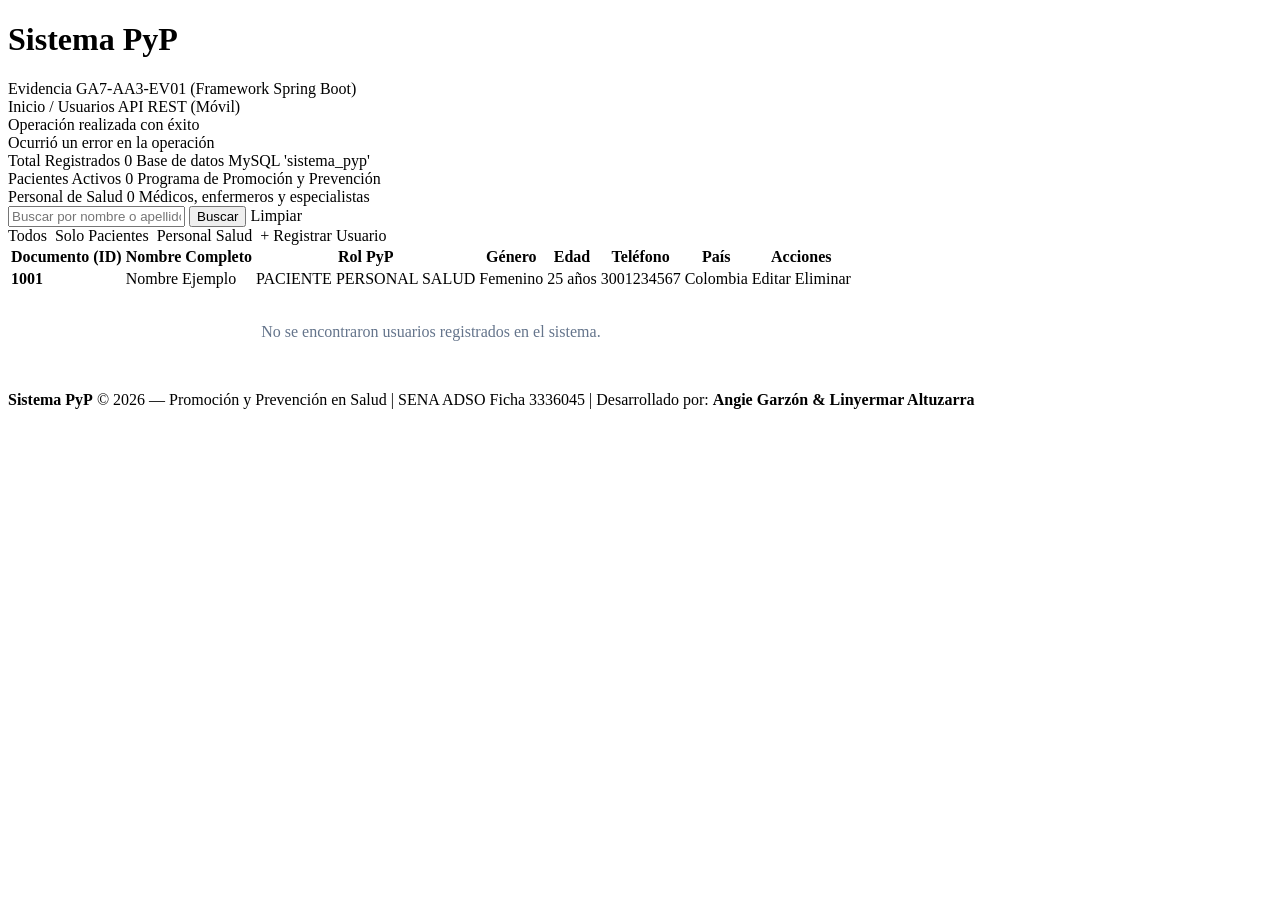
<file: evidencias/GA7-AA3-EV01/src/main/resources/templates/usuarios/lista.html>
<!DOCTYPE html>
<!--
 ============================================================================
 SISTEMA DE PROMOCIÓN Y PREVENCIÓN EN SALUD (SISTEMA PyP)
 SENA - CENTRO DE FORMACIÓN / REGIONAL
 TECNÓLOGO EN ANÁLISIS Y DESARROLLO DE SOFTWARE (ADSO) - FICHA: 3336045

 EVIDENCIA: GA7-220501096-AA3-EV01
 ACTIVIDAD: Codificación de módulos del software stand-alone, web y móvil
 COMPONENTE FORMATIVO: CF20 - Tecnologías y frameworks en el ecosistema Java
 AUTORES: Angie Catalina Garzón Duarte & Linyermar Miryet Altuzarra Balza
 INSTRUCTORA: Jenny Guio

 ============================================================================
 NOVEDAD Y CAMBIO IMPLEMENTADO EN ESTA VISTA (AA3-EV01):
 - En la evidencia anterior (AA2-EV02), la vista utilizaba Java Server Pages (JSP)
   antiguas (<%@ page ... %> y JSTL <c:forEach>) dependientes de un contenedor WAR.
 - En esta evidencia (AA3-EV01), se implementa THYMELEAF (HTML5 Moderno):
   1. Sintaxis limpia con atributos nativos: th:each, th:text, th:href, th:if.
   2. Renderizado del lado del servidor (SSR) integrado con Spring Boot.
   3. Interfaz intuitiva y accesible inspirada en los prototipos del Sistema PyP
      (panelPaciente.html y panelSalud.html).
 ============================================================================
-->
<html lang="es" xmlns:th="http://www.thymeleaf.org">
<head>
    <meta charset="UTF-8">
    <meta name="viewport" content="width=device-width, initial-scale=1.0">
    <title>Sistema PyP - Gestión de Usuarios y Pacientes</title>
    <!-- Estilos institucionales del Sistema PyP con Framework Spring Boot -->
    <link rel="stylesheet" th:href="@{/css/sistema-pyp.css}">
</head>
<body>

    <!-- BARRA DE NAVEGACIÓN INSTITUCIONAL -->
    <header class="navbar">
        <a th:href="@{/usuarios}" class="navbar-brand">
            <h1>Sistema PyP</h1>
            <span>Evidencia GA7-AA3-EV01 (Framework Spring Boot)</span>
        </a>
        <nav class="navbar-nav">
            <a th:href="@{/usuarios}" class="nav-link">Inicio / Usuarios</a>
            <a th:href="@{/api/v1/usuarios}" target="_blank" class="nav-link">API REST (Móvil)</a>
        </nav>
    </header>

    <main class="container">

        <!-- MENSAJES FLASH DE ÉXITO O ERROR TRAS REDIRECCIONES (PRG PATTERN) -->
        <div th:if="${mensajeExito != null}" class="alert alert-success" role="alert">
            <span th:text="${mensajeExito}">Operación realizada con éxito</span>
        </div>

        <div th:if="${mensajeError != null}" class="alert alert-danger" role="alert">
            <span th:text="${mensajeError}">Ocurrió un error en la operación</span>
        </div>

        <!-- TARJETAS CON MÉTRICAS DEL PROGRAMA PyP -->
        <section class="metrics-grid">
            <div class="metric-card total">
                <span class="metric-title">Total Registrados</span>
                <span class="metric-value" th:text="${#lists.size(usuarios)}">0</span>
                <span class="metric-subtitle">Base de datos MySQL 'sistema_pyp'</span>
            </div>
            <div class="metric-card pacientes">
                <span class="metric-title">Pacientes Activos</span>
                <span class="metric-value" th:text="${totalPacientes}">0</span>
                <span class="metric-subtitle">Programa de Promoción y Prevención</span>
            </div>
            <div class="metric-card salud">
                <span class="metric-title">Personal de Salud</span>
                <span class="metric-value" th:text="${totalSalud}">0</span>
                <span class="metric-subtitle">Médicos, enfermeros y especialistas</span>
            </div>
        </section>

        <!-- BARRA DE ACCIONES: BÚSQUEDA, FILTROS Y NUEVO REGISTRO -->
        <section class="action-card">
            <!-- Formulario de búsqueda por nombre -->
            <form th:action="@{/usuarios}" method="get" class="search-form">
                <input type="text" name="q" th:value="${criterioBusqueda}" 
                       placeholder="Buscar por nombre o apellido..." class="form-control">
                <button type="submit" class="btn btn-secondary">Buscar</button>
                <a th:if="${criterioBusqueda != null}" th:href="@{/usuarios}" class="btn btn-secondary">Limpiar</a>
            </form>

            <!-- Filtros por Rol y Botón de Nuevo Registro -->
            <div style="display: flex; gap: 0.5rem; flex-wrap: wrap;">
                <a th:href="@{/usuarios}" class="btn btn-secondary btn-sm">Todos</a>
                <a th:href="@{/usuarios(filtro='PACIENTE')}" class="btn btn-secondary btn-sm">Solo Pacientes</a>
                <a th:href="@{/usuarios(filtro='PERSONAL_SALUD')}" class="btn btn-secondary btn-sm">Personal Salud</a>
                <a th:href="@{/usuarios/nuevo}" class="btn btn-primary">
                    + Registrar Usuario
                </a>
            </div>
        </section>

        <!-- TABLA PRINCIPAL DE USUARIOS / PACIENTES -->
        <section class="table-card">
            <div class="table-responsive">
                <table class="table">
                    <thead>
                        <tr>
                            <th>Documento (ID)</th>
                            <th>Nombre Completo</th>
                            <th>Rol PyP</th>
                            <th>Género</th>
                            <th>Edad</th>
                            <th>Teléfono</th>
                            <th>País</th>
                            <th style="text-align: center;">Acciones</th>
                        </tr>
                    </thead>
                    <tbody>
                        <!-- Iteración declarativa con Thymeleaf: th:each -->
                        <tr th:each="u : ${usuarios}">
                            <td style="font-weight: 600;" th:text="${u.idUsuario}">1001</td>
                            <td th:text="${u.nombre}">Nombre Ejemplo</td>
                            <td>
                                <!-- Badge dinámico según el tipo de usuario -->
                                <span th:if="${u.tipoUsuario == 'PACIENTE'}" class="badge badge-paciente">PACIENTE</span>
                                <span th:if="${u.tipoUsuario == 'PERSONAL_SALUD'}" class="badge badge-salud">PERSONAL SALUD</span>
                            </td>
                            <td th:text="${u.sexo != null ? u.sexo : 'N/A'}">Femenino</td>
                            <td>
                                <span th:text="${u.edad}">25</span> años
                            </td>
                            <td th:text="${u.telefono != null ? u.telefono : 'N/A'}">3001234567</td>
                            <td th:text="${u.pais != null ? u.pais : 'N/A'}">Colombia</td>
                            <td style="text-align: center; white-space: nowrap;">
                                <!-- Botón Editar -->
                                <a th:href="@{/usuarios/editar/{id}(id=${u.idUsuario})}" class="btn btn-secondary btn-sm">
                                    Editar
                                </a>
                                <!-- Botón Eliminar con confirmación JavaScript -->
                                <a th:href="@{/usuarios/eliminar/{id}(id=${u.idUsuario})}" 
                                   onclick="return confirm('¿Está seguro de eliminar este usuario del Sistema PyP?');" 
                                   class="btn btn-danger btn-sm">
                                    Eliminar
                                </a>
                            </td>
                        </tr>
                        <!-- Mensaje si la tabla está vacía -->
                        <tr th:if="${#lists.isEmpty(usuarios)}">
                            <td colspan="8" style="text-align: center; padding: 2rem; color: #64748b;">
                                No se encontraron usuarios registrados en el sistema.
                            </td>
                        </tr>
                    </tbody>
                </table>
            </div>
        </section>
    </main>

    <!-- FOOTER INSTITUCIONAL SENA ADSO -->
    <footer class="footer">
        <p>
            <strong>Sistema PyP</strong> &copy; 2026 — Promoción y Prevención en Salud | 
            SENA ADSO Ficha 3336045 | 
            Desarrollado por: <strong>Angie Garzón &amp; Linyermar Altuzarra</strong>
        </p>
    </footer>

</body>
</html>
</file>
<file: style.css>
/* =========================
   ESTILOS GENERALES
   Sistema PyP
   ========================= */

* {
    box-sizing: border-box;
}

body {
    margin: 0;
    font-family: Arial, Helvetica, sans-serif;
    background: #DCE8F0;
    color: #29394C;
}

/* =========================
   CONTENEDOR PRINCIPAL
   ========================= */

.contenedor {
    min-height: 100vh;
    display: flex;
    justify-content: center;
    align-items: center;
    padding: 30px 20px;
}

/* =========================
   TARJETAS / FORMULARIOS
   ========================= */

.login {
    background: white;
    padding: 35px;
    border-radius: 18px;
    width: 100%;
    max-width: 420px;
    text-align: center;
    box-shadow: 0 8px 30px rgba(37, 99, 235, 0.15);
}

/* =========================
   TÍTULOS
   ========================= */

.login h1 {
    margin-top: 0;
    margin-bottom: 8px;
    color: #426F91;
    font-size: 30px;
}

.subtitulo {
    color: #64748b;
    font-weight: normal;
    margin-top: 0;
    margin-bottom: 25px;
}

/* =========================
   CAMPOS
   ========================= */

input,
select {
    width: 100%;
    padding: 12px 14px;
    margin: 8px 0;
    border-radius: 9px;
    border: 1px solid #C9D8E5;
    background: #F3F6FA;
    color: #334155;
    font-size: 15px;
    outline: none;
    transition: 0.2s;
}

input:focus,
select:focus {
    border-color: #426F91;
    box-shadow: 0 0 0 3px rgba(37, 99, 235, 0.12);
}

select {
    cursor: pointer;
}

/* =========================
   ETIQUETAS
   ========================= */

label {
    display: block;
    text-align: left;
    margin-top: 12px;
    margin-bottom: 4px;
    font-weight: bold;
    font-size: 14px;
    color: #334155;
}

/* =========================
   BOTONES
   ========================= */

button {
    width: 100%;
    padding: 13px;
    margin-top: 12px;
    background: #426F91;
    color: white;
    border: none;
    border-radius: 9px;
    cursor: pointer;
    font-size: 15px;
    font-weight: bold;
    transition: 0.2s;
}

button:hover {
    background: #355B78;
    transform: translateY(-1px);
}

/* Botón secundario */

.volver {
    margin-top: 12px;
    background: #884299;
}

.volver:hover {
    background: #70347F;
}

/* =========================
   FILAS DE FORMULARIO
   ========================= */

.fila {
    display: flex;
    gap: 12px;
}

.fila input,
.fila select {
    width: 100%;
}

/* =========================
   MENSAJES
   ========================= */

.mensaje {
    text-align: center;
    color: #555;
    line-height: 1.5;
    margin-top: 15px;
}

/* =========================
   LISTAS
   ========================= */

.lista {
    text-align: left;
    margin: 20px 0;
    padding-left: 25px;
    color: #444;
    line-height: 1.8;
}

.lista li {
    margin-bottom: 8px;
}

/* =========================
   PIE DE PÁGINA
   ========================= */

.pie {
    margin-top: 20px;
    font-size: 12px;
    color: #64748b;
}

/* =========================
   BOTONES AGRUPADOS
   ========================= */

.botones {
    margin-top: 20px;
}

/* =========================
   ADAPTACIÓN A CELULAR
   ========================= */

@media (max-width: 600px) {

    .contenedor {
        padding: 20px 12px;
    }

    .login {
        padding: 25px 20px;
    }

    .fila {
        flex-direction: column;
        gap: 0;
    }

    .login h1 {
        font-size: 26px;
    }
}
/* =========================
   PANEL DEL PACIENTE
   ========================= */

.panel {
    width: 100%;
    max-width: 1200px;
    margin: 0 auto;
    padding: 28px 20px 40px;
}

/* Encabezado azul */

.encabezado-paciente {
    background: linear-gradient(135deg, #426F91, #884299);
    color: white;
    padding: 24px 32px;
    border-radius: 18px 18px 0 0;
}

.encabezado-paciente h1 {
    color: white;
    margin: 0 0 8px;
}

.encabezado-paciente p {
    color: #F3F6FA;
    margin: 0;
}

/* Tarjetas resumen */

.resumen {
    display: grid;
    grid-template-columns: repeat(4, 1fr);
    gap: 12px;
    background: transparent;
    padding: 0 20px 20px;
    border-radius: 0 0 18px 18px;
}


.tarjeta-resumen {
      
    background: #FFFFFF;
    border: 1px solid #C9D8E5;
    border-radius: 14px;
    padding: 16px;
    color: #29394C;
    display: flex;
    flex-direction: column;
    min-height: 100px;
}

.tarjeta-resumen small {
    color: #29394C !important;
    font-size: 13px;
    font-weight: 500;

}

.tarjeta-resumen .icono {
    color: #884299;
}

.tarjeta-resumen .icono {
    font-size: 20px;
    margin-bottom: 4px;
}

.tarjeta-resumen strong {
    font-size: 24px;
}

.tarjeta-resumen small {
    margin-top: 5px;
    color: #e0e7ff;
}

/* Navegación */

.navegacion {
    margin-top: 22px;
    background: white;
    border: 1px solid #C9D8E5;
    border-radius: 16px 16px 0 0;
    display: flex;
    overflow-x: auto;
}

.navegacion a {
    text-decoration: none;
    color: #64748b;
    padding: 16px 22px;
    border-bottom: 2px solid transparent;
    font-size: 14px;
    white-space: nowrap;
}

.navegacion a:hover,
.navegacion a.activo {
    color: #426F91;
    border-bottom-color: #426F91;
}

/* Contenido principal */

.contenido-panel {
    background: white;
    border: 1px solid #C9D8E5;
    border-top: none;
    padding: 26px;
    border-radius: 0 0 16px 16px;
    box-shadow: 0 5px 18px rgba(15, 23, 42, 0.06);
}

.titulo-seccion {
    display: flex;
    align-items: center;
    gap: 14px;
    margin-bottom: 25px;
}

.icono-seccion {
    width: 42px;
    height: 42px;
    border-radius: 12px;
    display: flex;
    align-items: center;
    justify-content: center;
    background: #dbeafe;
    color: #426F91;
    font-size: 22px;
}

.titulo-seccion h2 {
    margin: 0;
    color: #0f172a;
    font-size: 21px;
}

.titulo-seccion p {
    margin: 4px 0 0;
    color: #64748b;
    font-size: 14px;
}

.contenido-panel h3 {
    margin: 22px 0 10px;
    font-size: 14px;
    color: #1e293b;
}

.contenido-panel h3 span {
    color: #94a3b8;
    font-weight: normal;
}

/* Botones de síntomas */

.sintomas {
    display: flex;
    flex-wrap: wrap;
    gap: 8px;
}

.sintomas button {
    width: auto;
    margin: 0;
    background: white;
    color: #334155;
    border: 1px solid #C9D8E5;
    border-radius: 20px;
    padding: 8px 13px;
    font-weight: normal;
}

.sintomas button:hover {
    background: #eff6ff;
    color: #426F91;
    border-color: #93c5fd;
    transform: none;
}

/* Campo síntoma */

.campo-sintoma {
    display: flex;
    gap: 10px;
    align-items: center;
}

.campo-sintoma input {
    margin: 0;
}

.boton-agregar {
    width: 44px;
    min-width: 44px;
    height: 44px;
    margin: 0;
    padding: 0;
    border-radius: 12px;
    font-size: 24px;
}

/* Intensidad */

.intensidad {
    position: relative;
}

.intensidad > span {
    display: block;
    width: fit-content;
    margin-left: auto;
    margin-bottom: 8px;
    background: #fff7ed;
    color: #ea580c;
    border: 1px solid #fdba74;
    padding: 5px 10px;
    border-radius: 20px;
    font-size: 12px;
    font-weight: bold;
}

.intensidad input[type="range"] {
    width: 100%;
    margin: 0;
    accent-color: #f59e0b;
}

.niveles {
    display: flex;
    justify-content: space-between;
    margin-top: 5px;
}

.niveles small:nth-child(1) {
    color: #059669;
}

.niveles small:nth-child(2) {
    color: #f59e0b;
}

.niveles small:nth-child(3) {
    color: #dc2626;
}

/* Descripción */

textarea {
    width: 100%;
    min-height: 110px;
    padding: 13px 14px;
    border: 1px solid #C9D8E5;
    border-radius: 10px;
    font-family: Arial, Helvetica, sans-serif;
    font-size: 14px;
    resize: vertical;
    outline: none;
    background: #F3F6FA;
}

textarea:focus {
    border-color: #426F91;
    box-shadow: 0 0 0 3px rgba(37, 99, 235, 0.12);
}

/* Botón principal */

.boton-principal {
    margin-top: 22px;
    background: #426F91;
}

/* Cerrar sesión */

.cerrar {
    max-width: 220px;
    margin: 18px 0 0 auto;
}

.cerrar button {
    background: #884299;
}

.cerrar button:hover {
    background: #70347F;
}

/* Responsive */

@media (max-width: 800px) {

    .resumen {
        grid-template-columns: repeat(2, 1fr);
    }

    .navegacion {
        overflow-x: auto;
    }
}

@media (max-width: 520px) {

    .panel {
        padding: 15px 10px 30px;
    }

    .encabezado-paciente {
        padding: 22px 18px;
    }

    .resumen {
        grid-template-columns: 1fr;
        padding: 0 14px 14px;
    }

    .contenido-panel {
        padding: 18px;
    }

    .campo-sintoma {
        align-items: stretch;
    }
}
/* =========================
   PANEL PERSONAL DE SALUD
   ========================= */

.salud-panel {
    max-width: 1200px;
}

/* Encabezado morado */

.encabezado-salud {
background: linear-gradient(135deg, #426F91, #884299);    color: white;
    padding: 22px 26px;
    border-radius: 18px;
    box-shadow: 0 6px 20px rgba(124, 58, 237, 0.18);
}

.volver-busqueda {
    font-size: 14px;
    margin-bottom: 18px;
}

.paciente-info {
    display: flex;
    align-items: center;
    gap: 14px;
}

.avatar-paciente {
    width: 48px;
    height: 48px;
    border-radius: 12px;
    background: rgba(255, 255, 255, 0.18);
    display: flex;
    align-items: center;
    justify-content: center;
    font-weight: bold;
    font-size: 16px;
}

.paciente-info h1 {
    margin: 0;
    font-size: 20px;
}

.paciente-info p {
    margin: 3px 0;
    font-size: 13px;
    color: #ede9fe;
}

.datos-paciente {
    display: flex;
    gap: 9px;
    font-size: 12px;
    color: #ede9fe;
}

/* Navegación de salud */

.navegacion-salud {
    margin-top: 18px;
}

.navegacion-salud a {
    color: #64748b;
}

.navegacion-salud a:hover,
.navegacion-salud a.activo-salud {
    color: #884299;
    border-bottom-color: #884299;
}

/* Contenido */

.contenido-salud {
    background: white;
    border: 1px solid #C9D8E5;
    border-top: none;
    padding: 18px 16px;
    border-radius: 0 0 16px 16px;
    box-shadow: 0 5px 18px rgba(15, 23, 42, 0.06);
}

.solo-lectura {
    color: #94a3b8;
    font-size: 12px;
    margin: 0 0 14px 2px;
}

/* Registros */

.registro-sintoma {
    position: relative;
    background: #f8fafc;
    border: 1px solid #C9D8E5;
    border-radius: 14px;
    padding: 15px 16px;
    margin-bottom: 10px;
}

.fecha {
    color: #94a3b8;
    font-size: 12px;
    margin-bottom: 9px;
}

.etiquetas {
    display: flex;
    gap: 7px;
    flex-wrap: wrap;
}

.etiquetas span {
    background: white;
    border: 1px solid #C9D8E5;
    color: #334155;
    padding: 5px 9px;
    border-radius: 20px;
    font-size: 12px;
}

.registro-sintoma p {
    color: #64748b;
    font-size: 12px;
    margin: 10px 0 0;
}

/* Indicadores de intensidad */

.intensidad-moderada,
.intensidad-severa {
    position: absolute;
    top: 13px;
    right: 13px;
    padding: 5px 9px;
    border-radius: 20px;
    font-size: 11px;
    font-weight: bold;
}

.intensidad-moderada {
    background: #fff7ed;
    color: #ea580c;
    border: 1px solid #fed7aa;
}

.intensidad-severa {
    background: #fee2e2;
    color: #dc2626;
    border: 1px solid #fecaca;
}

/* Botón cerrar */

.salud-panel .cerrar button {
    background: #884299;
}

.salud-panel .cerrar button:hover {
    background: #70347F;
}

/* Responsive */

@media (max-width: 600px) {

    .paciente-info {
        align-items: flex-start;
    }

    .datos-paciente {
        flex-wrap: wrap;
    }

    .intensidad-moderada,
    .intensidad-severa {
        position: static;
        display: inline-block;
        margin-bottom: 8px;
    }
}
/* Iconos */

.navegacion i {
    margin-right: 6px;
    font-size: 13px;
}

.tarjeta-resumen .icono {
    display: flex;
    align-items: center;
    justify-content: center;
}

.tarjeta-resumen .icono i {
    font-size: 18px;
}

.icono-seccion i {
    font-size: 20px;
}
/* =========================
   MÓDULOS DEL PACIENTE
   ========================= */

.modulo-paciente {
    margin-top: 28px;
    padding: 26px;
    background: white;
    border: 1px solid #C9D8E5;
    border-radius: 16px;
    box-shadow: 0 5px 18px rgba(15, 23, 42, 0.06);
}


/* Iconos de cada módulo */

.icono-medicamentos {
    background: #dcfce7;
    color: #16a34a;
}

.icono-diario {
    background: #fef3c7;
    color: #d97706;
}

.icono-alertas {
    background: #fee2e2;
    color: #dc2626;
}

.icono-recomendaciones {
    background: #fef3c7;
    color: #d97706;
}

.icono-educacion {
    background: #ede9fe;
    color: #884299;
}


/* =========================
   MEDICAMENTOS
   ========================= */

.formulario-medicamento {
    display: grid;
    grid-template-columns: 2fr 1fr 1fr 1fr;
    gap: 12px;
}

.formulario-medicamento label {
    margin-top: 0;
}

.tarjeta-medicamento {
    display: flex;
    align-items: center;
    gap: 14px;
    padding: 16px;
    background: #f8fafc;
    border: 1px solid #C9D8E5;
    border-radius: 14px;
}

.medicamento-icono {
    width: 44px;
    height: 44px;
    border-radius: 12px;
    background: #dcfce7;
    color: #16a34a;
    display: flex;
    align-items: center;
    justify-content: center;
    font-size: 20px;
}

.tarjeta-medicamento strong {
    color: #1e293b;
}

.tarjeta-medicamento p {
    margin: 4px 0;
    color: #64748b;
    font-size: 13px;
}

.tarjeta-medicamento small {
    color: #16a34a;
    font-weight: bold;
}


/* =========================
   DIARIO
   ========================= */

.entrada-diario {
    padding: 16px;
    background: #f8fafc;
    border: 1px solid #C9D8E5;
    border-radius: 14px;
}

.entrada-diario strong {
    color: #475569;
    font-size: 13px;
}

.entrada-diario p {
    margin: 7px 0 0;
    color: #64748b;
    font-size: 14px;
}


/* =========================
   ALERTAS
   ========================= */

.tarjeta-alerta {
    display: flex;
    align-items: flex-start;
    gap: 14px;
    padding: 16px;
    margin-bottom: 12px;
    background: #fff7ed;
    border: 1px solid #fed7aa;
    border-radius: 14px;
}

.tarjeta-alerta.alerta-seguimiento {
    background: #eff6ff;
    border-color: #bfdbfe;
}

.alerta-icono {
    width: 42px;
    height: 42px;
    min-width: 42px;
    border-radius: 12px;
    background: white;
    color: #ea580c;
    display: flex;
    align-items: center;
    justify-content: center;
}

.alerta-seguimiento .alerta-icono {
    color: #426F91;
}

.tarjeta-alerta strong {
    color: #1e293b;
}

.tarjeta-alerta p {
    margin: 5px 0;
    color: #64748b;
    font-size: 13px;
}

.tarjeta-alerta small {
    color: #94a3b8;
}


/* =========================
   RECOMENDACIONES
   ========================= */

.lista-recomendaciones {
    display: grid;
    grid-template-columns: 1fr 1fr;
    gap: 12px;
}

.tarjeta-recomendacion {
    display: flex;
    gap: 14px;
    padding: 17px;
    background: #f8fafc;
    border: 1px solid #C9D8E5;
    border-radius: 14px;
}

.tarjeta-recomendacion > i {
    font-size: 21px;
    color: #426F91;
    margin-top: 3px;
}

.tarjeta-recomendacion strong {
    color: #1e293b;
    font-size: 14px;
}

.tarjeta-recomendacion p {
    margin: 5px 0 0;
    color: #64748b;
    font-size: 13px;
    line-height: 1.5;
}

.nota-preventiva {
    margin-top: 16px;
    padding: 12px 14px;
    background: #eff6ff;
    border-radius: 10px;
    color: #475569;
    font-size: 12px;
}

.nota-preventiva i {
    color: #426F91;
    margin-right: 5px;
}


/* =========================
   MATERIAL EDUCATIVO
   ========================= */

.material-grid {
    display: grid;
    grid-template-columns: repeat(2, 1fr);
    gap: 15px;
}

.tarjeta-educativa {
    padding: 20px;
    background: #f8fafc;
    border: 1px solid #C9D8E5;
    border-radius: 14px;
}

.tarjeta-educativa > i {
    width: 42px;
    height: 42px;
    display: flex;
    align-items: center;
    justify-content: center;
    background: #ede9fe;
    color: #884299;
    border-radius: 12px;
    font-size: 20px;
}

.tarjeta-educativa h3 {
    margin: 14px 0 7px;
    color: #1e293b;
}

.tarjeta-educativa p {
    color: #64748b;
    font-size: 13px;
    line-height: 1.5;
    min-height: 40px;
}

.tarjeta-educativa button {
    margin-top: 10px;
    width: auto;
    padding: 9px 15px;
    font-size: 13px;
}


/* =========================
   RESPONSIVE
   ========================= */

@media (max-width: 850px) {

    .formulario-medicamento {
        grid-template-columns: 1fr 1fr;
    }

    .lista-recomendaciones,
    .material-grid {
        grid-template-columns: 1fr;
    }
}


@media (max-width: 520px) {

    .modulo-paciente {
        padding: 18px;
    }

    .formulario-medicamento {
        grid-template-columns: 1fr;
    }
}
/* =========================
   NAVEGACIÓN ENTRE MÓDULOS
   ========================= */

.modulo-oculto {
    display: none;
}

/* ENCABEZADO Y CONTROLES */
.encabezado-paciente {
    display: flex;
    align-items: center;
    justify-content: space-between;
    gap: 20px;
}

.bienvenida-paciente h1 {
    margin: 0 0 6px;
    color: white;
}

.bienvenida-paciente p {
    margin: 0;
    color: #F3F6FA;
}

.acciones-usuario {
    display: flex;
    align-items: center;
    gap: 10px;
}

.desplegable-usuario {
    position: relative;
}

button.boton-icono {
    position: relative;
    width: 42px;
    height: 42px;
    padding: 0;
    margin: 0;
    border-radius: 50%;
    background: rgba(255,255,255,.18);
    color: white;
    font-size: 17px;
}

button.boton-icono:hover {
    background: rgba(255,255,255,.3);
    transform: none;
}

.punto-notificacion {
    position: absolute;
    top: 5px;
    right: 5px;
    width: 9px;
    height: 9px;
    background: #F4B860;
    border: 2px solid white;
    border-radius: 50%;
}

.menu-desplegable {
    position: absolute;
    z-index: 20;
    top: 52px;
    right: 0;
    width: 300px;
    padding: 18px;
    background: white;
    border: 1px solid #C9D8E5;
    border-radius: 14px;
    box-shadow: 0 10px 30px rgba(41,57,76,.18);
    color: #29394C;
}

.menu-desplegable h3 {
    margin-top: 0;
}

.menu-desplegable p,
.notificacion p {
    font-size: 13px;
    line-height: 1.5;
    color: #526579;
}

.menu-desplegable button:not(.boton-icono) {
    width: 100%;
    margin-top: 8px;
}

.menu-desplegable a {
    display: block;
    margin-top: 12px;
    color: #884299;
    font-size: 13px;
}

.oculto {
    display: none !important;
}

/* SOLICITUD DE ACCESO */
.modal-solicitud {
    position: fixed;
    inset: 0;
    z-index: 100;
    display: flex;
    align-items: center;
    justify-content: center;
    padding: 20px;
    background: rgba(41,57,76,.55);
}

.contenido-solicitud {
    position: relative;
    width: 100%;
    max-width: 440px;
    padding: 26px;
    background: white;
    border-radius: 18px;
    box-shadow: 0 12px 40px rgba(0,0,0,.2);
}

.contenido-solicitud h2 {
    color: #426F91;
}

.contenido-solicitud p {
    line-height: 1.5;
    color: #526579;
}

button.cerrar-modal {
    position: absolute;
    top: 10px;
    right: 12px;
    width: 35px;
    padding: 5px;
    margin: 0;
    background: transparent;
    color: #29394C;
    font-size: 25px;
}

button.boton-rechazar {
    background: #884299;
}

@media (max-width: 520px) {
    .encabezado-paciente {
        padding: 20px 16px;
        gap: 10px;
    }

    .bienvenida-paciente h1 {
        font-size: 22px;
    }

    .bienvenida-paciente p {
        font-size: 12px;
    }

    .menu-desplegable {
        position: fixed;
        top: 85px;
        left: 12px;
        right: 12px;
        width: auto;
    }
}


/* Ajustes del encabezado del paciente */
.encabezado-paciente {
    display: flex;
    align-items: center;
    justify-content: space-between;
    gap: 20px;
    min-height: 110px;
    padding: 24px 32px;
    box-sizing: border-box;
    border-radius: 18px 18px 0 0;
}

.bienvenida-paciente {
    flex: 1;
    min-width: 0;
}

.bienvenida-paciente h1 {
    margin: 0 0 6px;
    color: #FFFFFF;
}

.bienvenida-paciente p {
    margin: 0;
    color: #F3F6FA;
}

.acciones-usuario {
    display: flex;
    align-items: center;
    gap: 12px;
    flex-shrink: 0;
}

.desplegable-usuario {
    position: relative;
}

@media (max-width: 520px) {
    .encabezado-paciente {
        padding: 20px 16px;
        gap: 12px;
    }

    .bienvenida-paciente h1 {
        font-size: 22px;
    }

    .bienvenida-paciente p {
        font-size: 12px;
    }
}

.panel:has(> .navegacion) {
    display: grid;
    grid-template-columns: 220px minmax(0, 1fr);
    align-items: stretch;
}

.panel:has(> .navegacion) {
    display: grid;
    grid-template-columns: 220px minmax(0, 1fr);
    align-items: start;
}

/* El encabezado y el resumen ocupan todo el ancho */
.panel > .encabezado-paciente,
.panel > .resumen {
    grid-column: 1 / -1;
}

/* La navegación ocupa la columna izquierda */

.panel > .navegacion {
    grid-column: 1;
    grid-row: auto;
    display: flex;
    flex-direction: column;
    align-items: stretch;
    gap: 6px;
    width: 220px;
    min-width: 220px;
    box-sizing: border-box;
    padding: 22px 12px;
    overflow: visible;
    background: #FFFFFF;
    border: 1px solid #C9D8E5;
    border-radius: 14px 0 0 14px;
}

.panel > .navegacion a {
    display: flex;
    align-items: center;
    gap: 12px;
    width: 100%;
    box-sizing: border-box;
    padding: 12px;
    white-space: normal;
    border-bottom: none;
}

.titulo-navegacion {
    padding: 0 12px 14px;
    white-space: nowrap;
}


/* El contenido ocupa la columna derecha */
.panel > .contenido-panel {
    grid-column: 2;
    grid-row: auto;
    min-width: 0;
}


/* Opciones dentro de las tarjetas de resumen */
.tarjeta-resumen h3 {
    margin: 8px 0;
    font-size: 14px;
    color: #29394C;
}

.opciones-resumen {
    display: flex;
    flex-direction: column;
    gap: 6px;
    width: 100%;
    margin-top: 8px;
}

.tarjeta-resumen .opciones-resumen button {
    width: 100%;
    margin: 0;
    padding: 8px;
    display: flex;
    align-items: center;
    justify-content: flex-start;
    gap: 7px;
    text-align: left;
    font-size: 11px;
    line-height: 1.4;
    background: #F0F5F9;
    color: #29394C;
    border: 1px solid #D4E0EA;
    border-radius: 7px;
    box-shadow: none;
}

.tarjeta-resumen .opciones-resumen button:hover {
    background: #E0ECF5;
    transform: none;
}

.tarjeta-resumen .opciones-resumen button i {
    color: #884299;
    flex-shrink: 0;
}

.tarjeta-resumen {
    height: auto;
    min-height: 150px;
    box-sizing: border-box;
}

.resumen {
    align-items: stretch;
}

@media (max-width: 760px) {
    .resumen {
        grid-template-columns: repeat(2, minmax(0, 1fr));
    }
}

@media (max-width: 480px) {
    .resumen {
        grid-template-columns: 1fr;
    }
}


/* Mostrar un solo módulo a la vez */
.contenido-panel > section {
    display: none;
}

.contenido-panel > section#sintomas {
    display: block;
}

/* AJUSTE GENERAL DEL PANEL DEL PACIENTE */
body {
    margin: 0;
    min-height: 100vh;
}

.panel {
    width: min(1200px, 96%);
    margin: 24px auto;
    box-sizing: border-box;
}

/* El contenido debe aprovechar el ancho disponible */
.contenido-panel {
    width: 100%;
    min-width: 0;
    box-sizing: border-box;
}

/* Evitar que el panel se encoja por el contenido */
.resumen {
    width: 100%;
    box-sizing: border-box;
}

.tarjeta-resumen {
    min-width: 0;
    box-sizing: border-box;
}

/* Distribución del menú lateral y contenido */
.panel-principal {
    display: grid;
    grid-template-columns: 220px minmax(0, 1fr);
    align-items: start;
    gap: 0;
}

.navegacion {
    min-width: 0;
    box-sizing: border-box;
}

@media (max-width: 760px) {
    .panel {
        width: 96%;
        margin: 12px auto;
    }

    .panel-principal {
        grid-template-columns: 1fr;
    }
}
.estadisticas-diario {
    grid-template-columns: repeat(2, minmax(0, 1fr));
}


/* TEMA OSCURO — PANEL DEL PACIENTE */
body:has(.encabezado-paciente) {
    background: #080808;
    color: #F3F4F6;
}

/* Contenedores principales */
body:has(.encabezado-paciente) .contenido-panel,
body:has(.encabezado-paciente) .modulo-paciente,
body:has(.encabezado-paciente) .navegacion {
    background: #111111;
    color: #F3F4F6;
    border-color: #333333;
}

/* Barra lateral */
body:has(.encabezado-paciente) .navegacion a {
    color: #E5E7EB;
}

body:has(.encabezado-paciente) .navegacion a.activo {
    background: #D9EEF7;
    color: #225C77;
    border-radius: 8px;
}

/* Tarjetas superiores */
body:has(.encabezado-paciente) .tarjeta-resumen {
    background: #181818;
    color: #F3F4F6;
    border: 1px solid #333333;
}

/* Textos de formularios */
body:has(.encabezado-paciente) label,
body:has(.encabezado-paciente) h2,
body:has(.encabezado-paciente) h3,
body:has(.encabezado-paciente) .contenido-panel p {
    color: #F3F4F6;
}

body:has(.encabezado-paciente) input,
body:has(.encabezado-paciente) textarea,
body:has(.encabezado-paciente) select {
    background: #1B1B1B;
    color: #F3F4F6;
    border-color: #444444;
}

body:has(.encabezado-paciente) input::placeholder,
body:has(.encabezado-paciente) textarea::placeholder {
    color: #A7AFBA;
}

/* Tarjetas interiores y registros */
body:has(.encabezado-paciente) .registro,
body:has(.encabezado-paciente) .tarjeta-medicamento,
body:has(.encabezado-paciente) .entrada-diario {
    background: #181818;
    color: #F3F4F6;
    border-color: #333333;
}

/* Menús desplegables y modal */
body:has(.encabezado-paciente) .menu-desplegable,
body:has(.encabezado-paciente) .contenido-solicitud {
    background: #171717;
    color: #F3F4F6;
    border-color: #393939;
}

body:has(.encabezado-paciente) .menu-desplegable p,
body:has(.encabezado-paciente) .contenido-solicitud p {
    color: #C5CDD5;
}


/* CORREGIR CONTRASTE DEL MÓDULO EDUCACIÓN */
body:has(.encabezado-paciente) .contenido-panel .tarjeta-educacion,
body:has(.encabezado-paciente) .contenido-panel .tarjeta-educativa {
    color: #29394C;
}

body:has(.encabezado-paciente) .contenido-panel .tarjeta-educacion h3,
body:has(.encabezado-paciente) .contenido-panel .tarjeta-educacion p,
body:has(.encabezado-paciente) .contenido-panel .tarjeta-educativa h3,
body:has(.encabezado-paciente) .contenido-panel .tarjeta-educativa p {
    color: #29394C !important;
}
</file>
